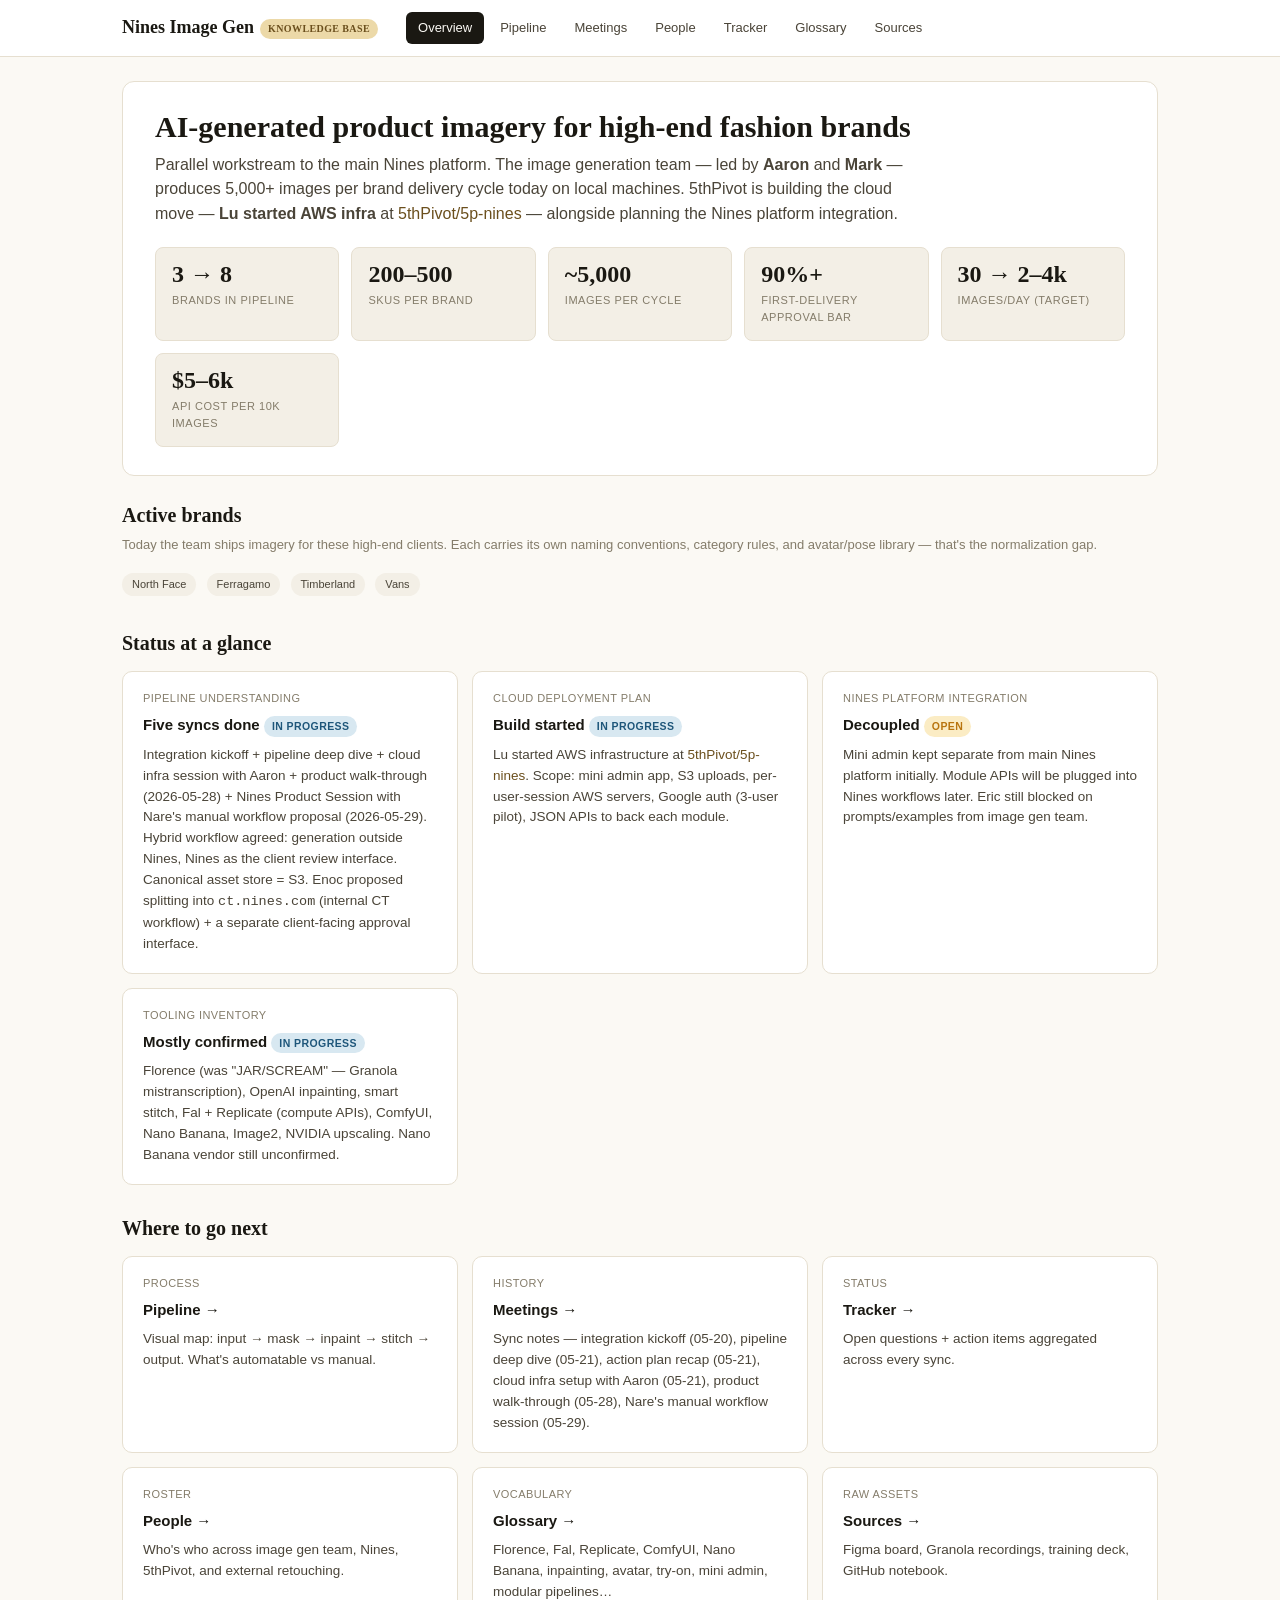
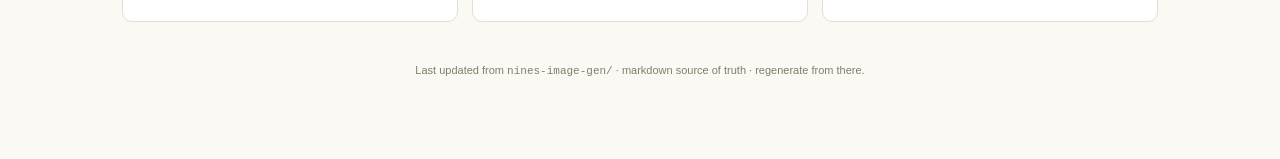
<file: docs/index.html>
<!doctype html>
<html lang="en">
<head>
<meta charset="utf-8">
<meta name="viewport" content="width=device-width,initial-scale=1">
<title>Nines Image Gen — Overview</title>
<link rel="stylesheet" href="assets/styles.css">
</head>
<body>

<header class="topbar"><div class="topbar-inner">
  <span class="brand">Nines Image Gen<span class="brand-tag">Knowledge base</span></span>
  <nav class="nav">
    <a href="index.html" class="active">Overview</a>
    <a href="pipeline.html">Pipeline</a>
    <a href="meetings.html">Meetings</a>
    <a href="people.html">People</a>
    <a href="tracker.html">Tracker</a>
    <a href="glossary.html">Glossary</a>
    <a href="sources.html">Sources</a>
  </nav>
</div></header>

<main class="page">

<div class="hero">
  <h1>AI-generated product imagery for high-end fashion brands</h1>
  <p class="lede">Parallel workstream to the main Nines platform. The image generation team — led by <strong>Aaron</strong> and <strong>Mark</strong> — produces 5,000+ images per brand delivery cycle today on local machines. 5thPivot is building the cloud move — <strong>Lu started AWS infra</strong> at <a href="https://github.com/5thPivot/5p-nines" target="_blank">5thPivot/5p-nines</a> — alongside planning the Nines platform integration.</p>

  <div class="stat-grid">
    <div class="stat"><div class="stat-num">3 → 8</div><div class="stat-label">brands in pipeline</div></div>
    <div class="stat"><div class="stat-num">200–500</div><div class="stat-label">SKUs per brand</div></div>
    <div class="stat"><div class="stat-num">~5,000</div><div class="stat-label">images per cycle</div></div>
    <div class="stat"><div class="stat-num">90%+</div><div class="stat-label">first-delivery approval bar</div></div>
    <div class="stat"><div class="stat-num">30 → 2–4k</div><div class="stat-label">images/day (target)</div></div>
    <div class="stat"><div class="stat-num">$5–6k</div><div class="stat-label">API cost per 10k images</div></div>
  </div>
</div>

<section>
  <h2>Active brands</h2>
  <p class="muted">Today the team ships imagery for these high-end clients. Each carries its own naming conventions, category rules, and avatar/pose library — that's the normalization gap.</p>
  <div>
    <span class="pill">North Face</span>
    <span class="pill">Ferragamo</span>
    <span class="pill">Timberland</span>
    <span class="pill">Vans</span>
  </div>
</section>

<section>
  <h2>Status at a glance</h2>
  <div class="card-grid">
    <div class="card">
      <div class="meta">Pipeline understanding</div>
      <h3>Five syncs done <span class="badge badge-progress">In progress</span></h3>
      <p>Integration kickoff + pipeline deep dive + cloud infra session with Aaron + product walk-through (2026-05-28) + Nines Product Session with Nare's manual workflow proposal (2026-05-29). Hybrid workflow agreed: generation outside Nines, Nines as the client review interface. Canonical asset store = S3. Enoc proposed splitting into <code>ct.nines.com</code> (internal CT workflow) + a separate client-facing approval interface.</p>
    </div>
    <div class="card">
      <div class="meta">Cloud deployment plan</div>
      <h3>Build started <span class="badge badge-progress">In progress</span></h3>
      <p>Lu started AWS infrastructure at <a href="https://github.com/5thPivot/5p-nines" target="_blank">5thPivot/5p-nines</a>. Scope: mini admin app, S3 uploads, per-user-session AWS servers, Google auth (3-user pilot), JSON APIs to back each module.</p>
    </div>
    <div class="card">
      <div class="meta">Nines platform integration</div>
      <h3>Decoupled <span class="badge badge-open">Open</span></h3>
      <p>Mini admin kept separate from main Nines platform initially. Module APIs will be plugged into Nines workflows later. Eric still blocked on prompts/examples from image gen team.</p>
    </div>
    <div class="card">
      <div class="meta">Tooling inventory</div>
      <h3>Mostly confirmed <span class="badge badge-progress">In progress</span></h3>
      <p>Florence (was "JAR/SCREAM" — Granola mistranscription), OpenAI inpainting, smart stitch, Fal + Replicate (compute APIs), ComfyUI, Nano Banana, Image2, NVIDIA upscaling. Nano Banana vendor still unconfirmed.</p>
    </div>
  </div>
</section>

<section>
  <h2>Where to go next</h2>
  <div class="card-grid">
    <a class="card" href="pipeline.html">
      <div class="meta">Process</div>
      <h3>Pipeline →</h3>
      <p>Visual map: input → mask → inpaint → stitch → output. What's automatable vs manual.</p>
    </a>
    <a class="card" href="meetings.html">
      <div class="meta">History</div>
      <h3>Meetings →</h3>
      <p>Sync notes — integration kickoff (05-20), pipeline deep dive (05-21), action plan recap (05-21), cloud infra setup with Aaron (05-21), product walk-through (05-28), Nare's manual workflow session (05-29).</p>
    </a>
    <a class="card" href="tracker.html">
      <div class="meta">Status</div>
      <h3>Tracker →</h3>
      <p>Open questions + action items aggregated across every sync.</p>
    </a>
    <a class="card" href="people.html">
      <div class="meta">Roster</div>
      <h3>People →</h3>
      <p>Who's who across image gen team, Nines, 5thPivot, and external retouching.</p>
    </a>
    <a class="card" href="glossary.html">
      <div class="meta">Vocabulary</div>
      <h3>Glossary →</h3>
      <p>Florence, Fal, Replicate, ComfyUI, Nano Banana, inpainting, avatar, try-on, mini admin, modular pipelines…</p>
    </a>
    <a class="card" href="sources.html">
      <div class="meta">Raw assets</div>
      <h3>Sources →</h3>
      <p>Figma board, Granola recordings, training deck, GitHub notebook.</p>
    </a>
  </div>
</section>

<div class="foot">Last updated from <code>nines-image-gen/</code> · markdown source of truth · regenerate from there.</div>
</main>
</body>
</html>
</file>
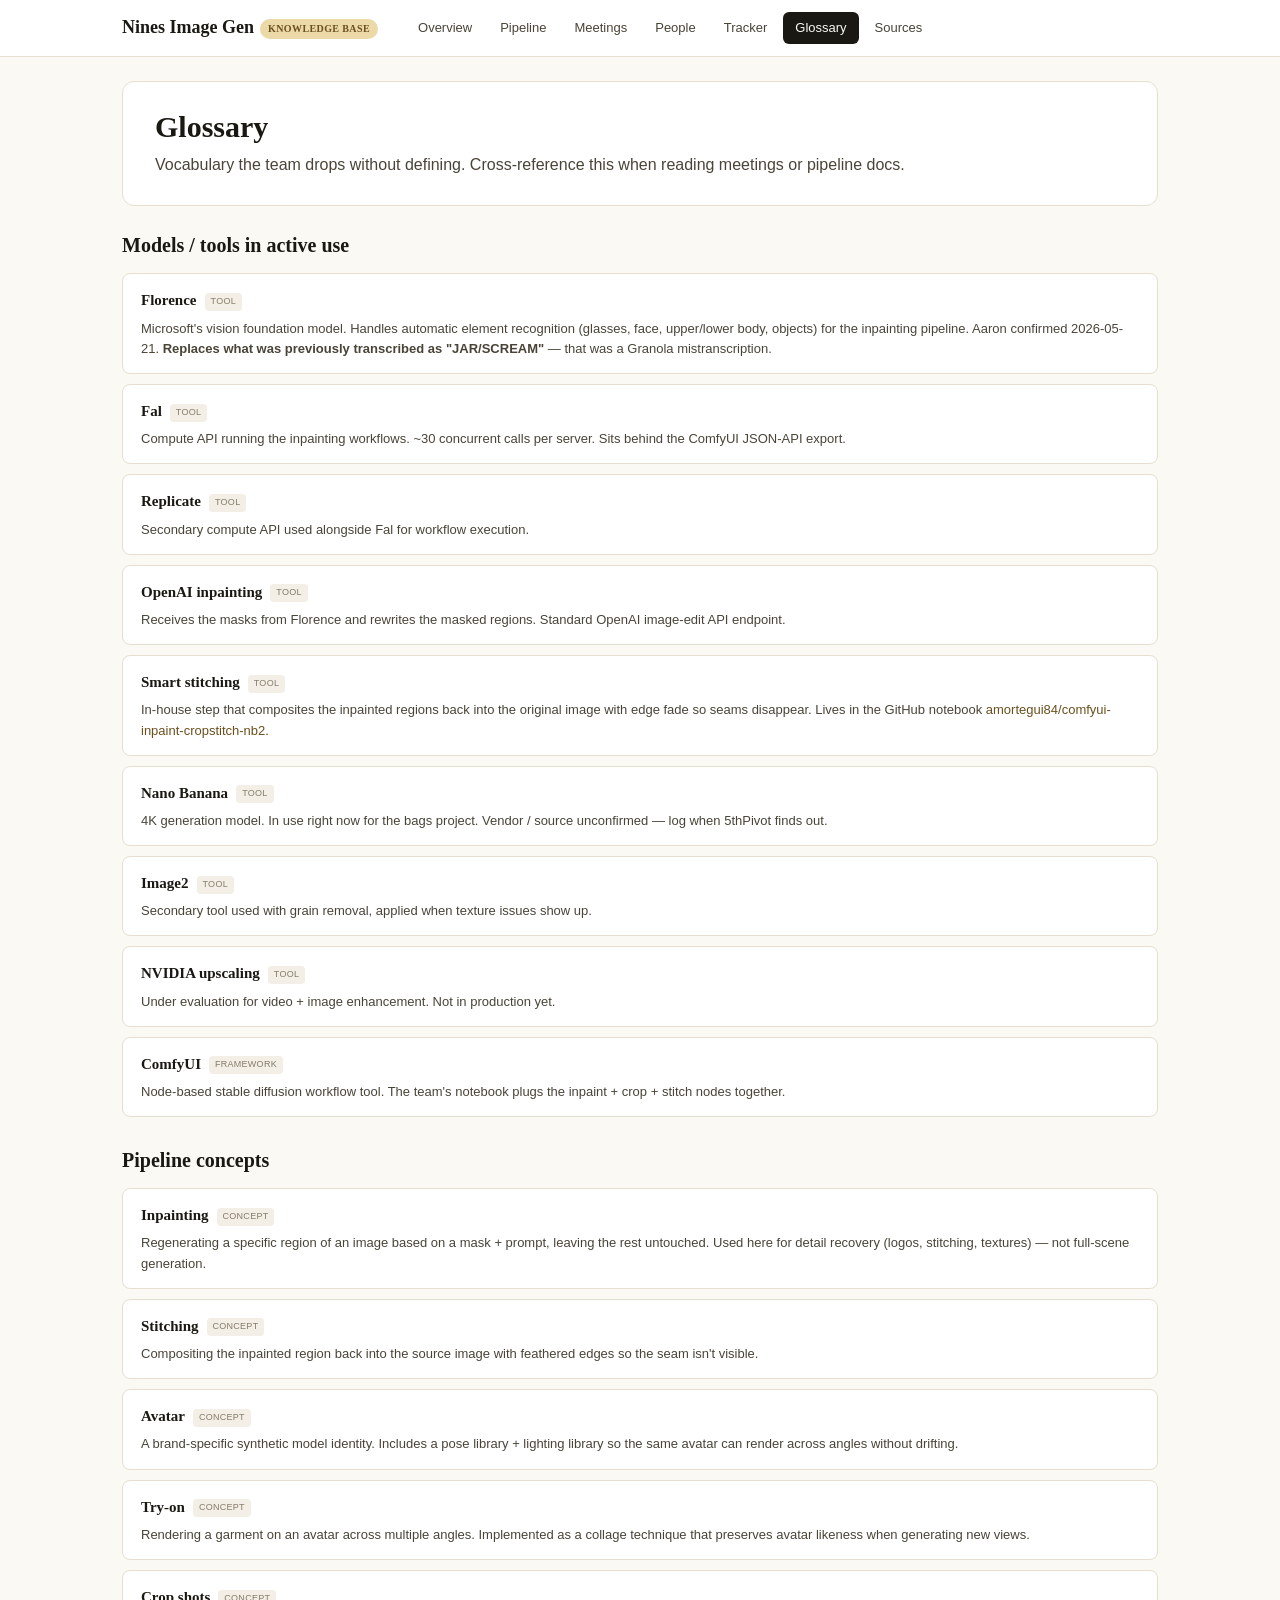
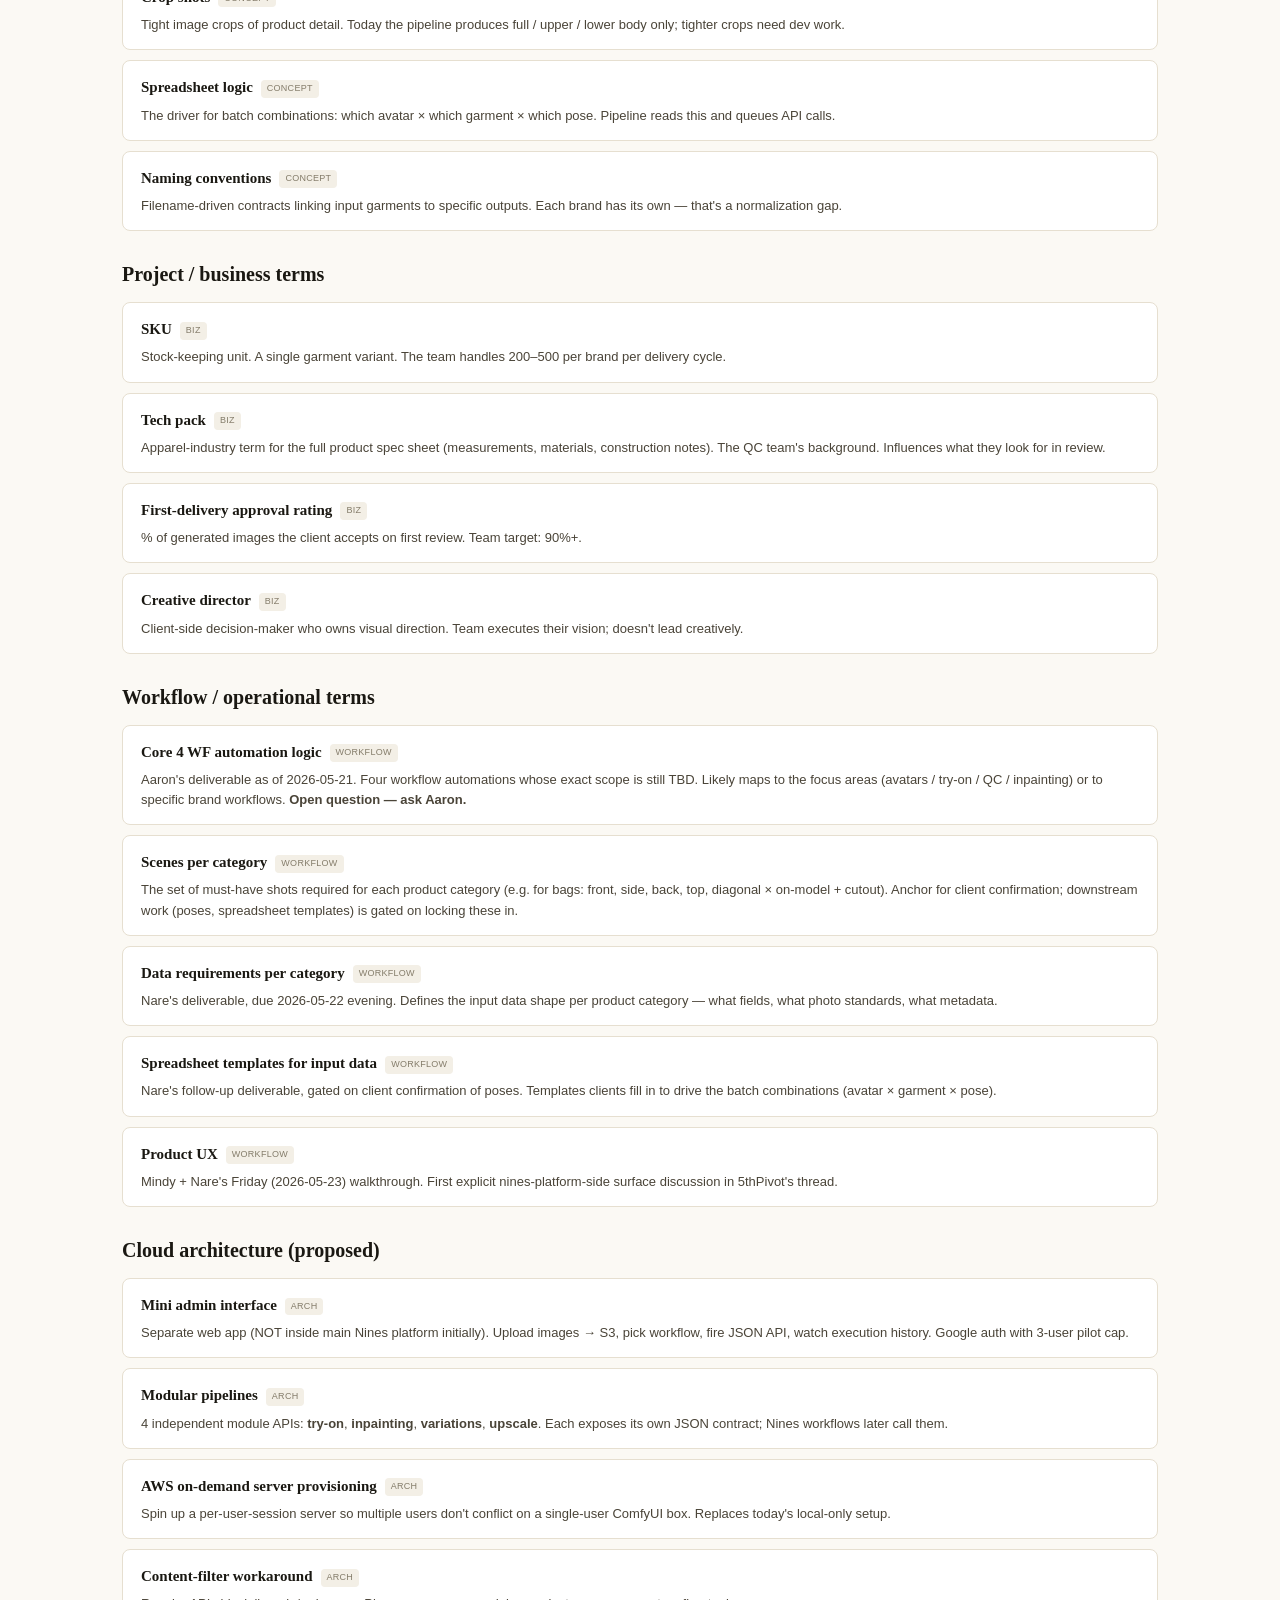
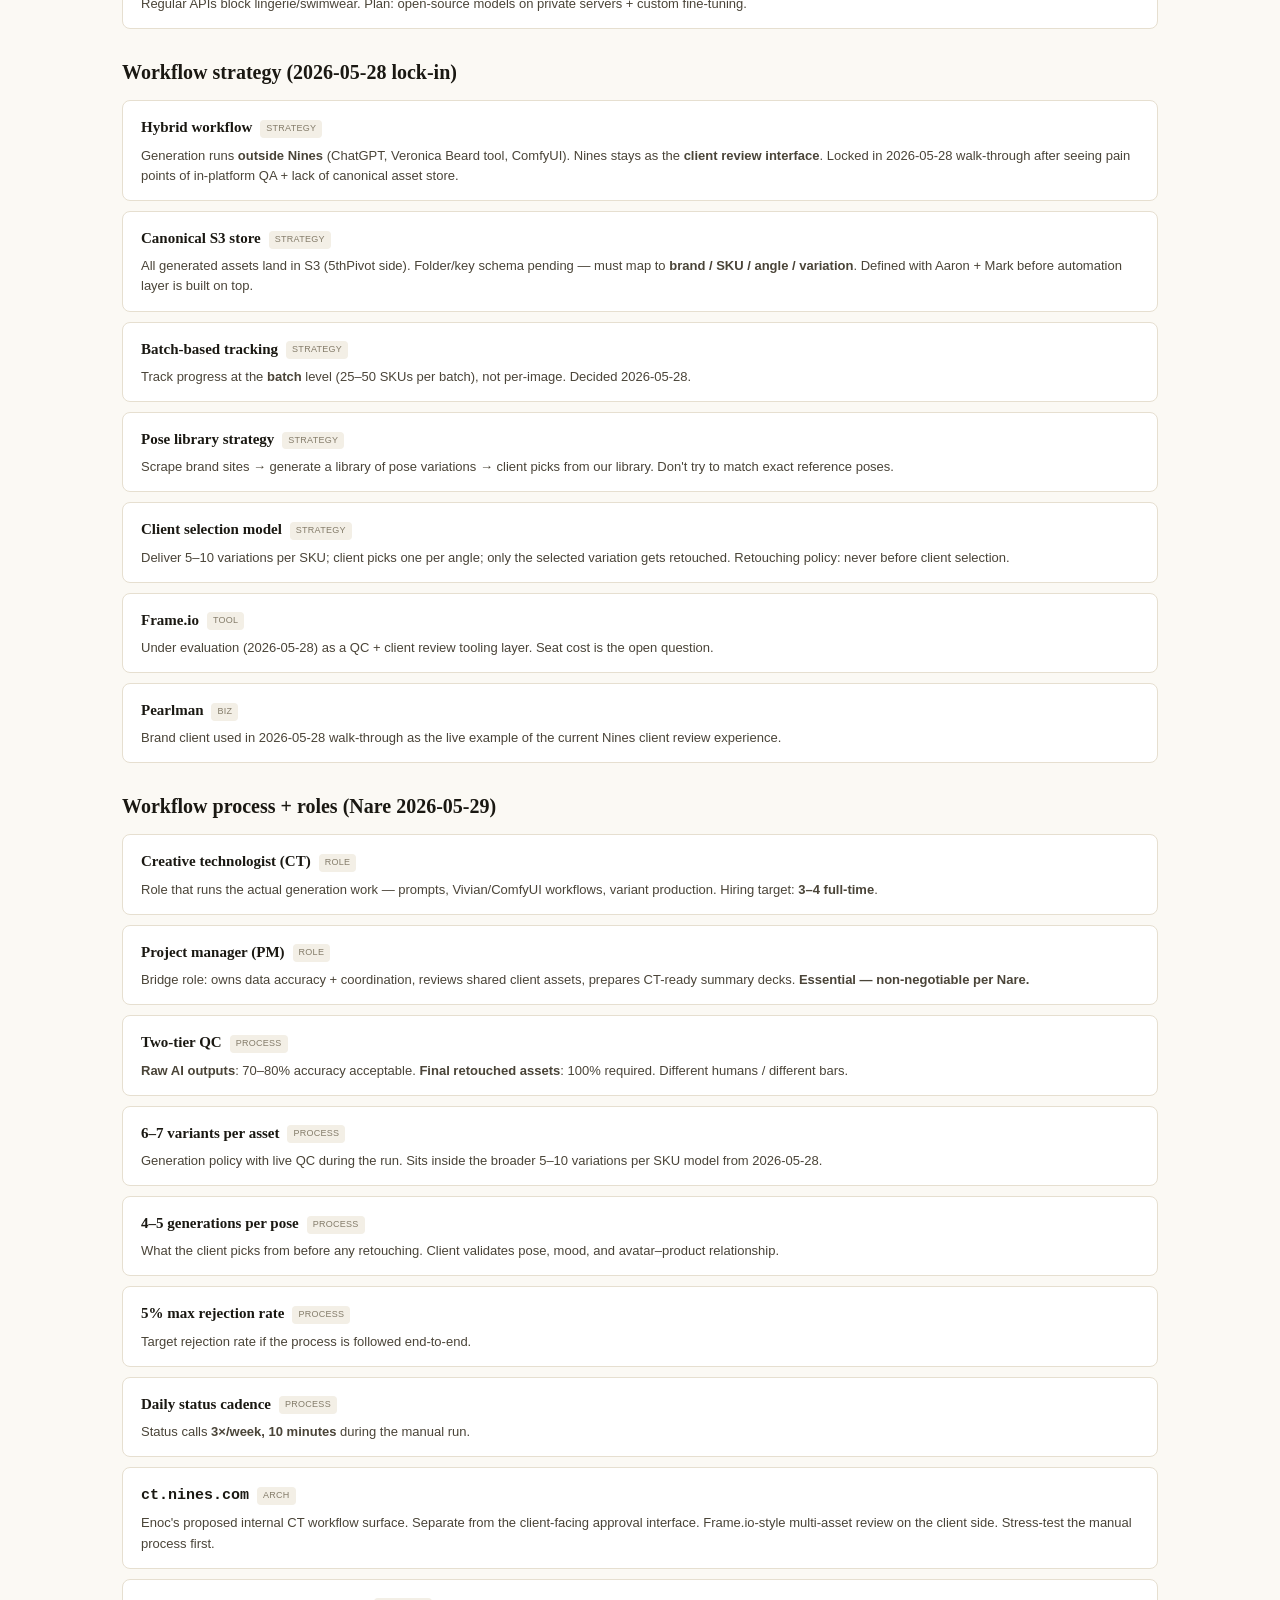
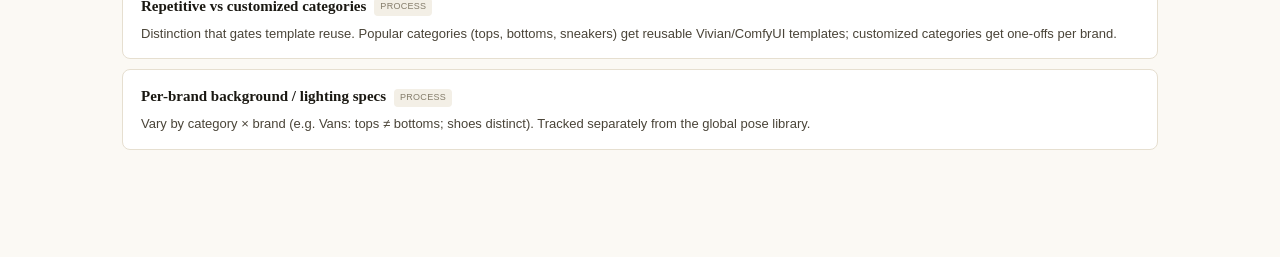
<file: docs/glossary.html>
<!doctype html>
<html lang="en">
<head>
<meta charset="utf-8">
<meta name="viewport" content="width=device-width,initial-scale=1">
<title>Nines Image Gen — Glossary</title>
<link rel="stylesheet" href="assets/styles.css">
</head>
<body>

<header class="topbar"><div class="topbar-inner">
  <span class="brand">Nines Image Gen<span class="brand-tag">Knowledge base</span></span>
  <nav class="nav">
    <a href="index.html">Overview</a>
    <a href="pipeline.html">Pipeline</a>
    <a href="meetings.html">Meetings</a>
    <a href="people.html">People</a>
    <a href="tracker.html">Tracker</a>
    <a href="glossary.html" class="active">Glossary</a>
    <a href="sources.html">Sources</a>
  </nav>
</div></header>

<main class="page">

<div class="hero">
  <h1>Glossary</h1>
  <p class="lede">Vocabulary the team drops without defining. Cross-reference this when reading meetings or pipeline docs.</p>
</div>

<section>
  <h2>Models / tools in active use</h2>

  <div class="term">
    <span class="name">Florence<span class="name-tag">tool</span></span>
    <p>Microsoft's vision foundation model. Handles automatic element recognition (glasses, face, upper/lower body, objects) for the inpainting pipeline. Aaron confirmed 2026-05-21. <strong>Replaces what was previously transcribed as "JAR/SCREAM"</strong> — that was a Granola mistranscription.</p>
  </div>

  <div class="term">
    <span class="name">Fal<span class="name-tag">tool</span></span>
    <p>Compute API running the inpainting workflows. ~30 concurrent calls per server. Sits behind the ComfyUI JSON-API export.</p>
  </div>

  <div class="term">
    <span class="name">Replicate<span class="name-tag">tool</span></span>
    <p>Secondary compute API used alongside Fal for workflow execution.</p>
  </div>

  <div class="term">
    <span class="name">OpenAI inpainting<span class="name-tag">tool</span></span>
    <p>Receives the masks from Florence and rewrites the masked regions. Standard OpenAI image-edit API endpoint.</p>
  </div>

  <div class="term">
    <span class="name">Smart stitching<span class="name-tag">tool</span></span>
    <p>In-house step that composites the inpainted regions back into the original image with edge fade so seams disappear. Lives in the GitHub notebook <a href="https://github.com/amortegui84/comfyui-inpaint-cropstitch-nb2" target="_blank">amortegui84/comfyui-inpaint-cropstitch-nb2</a>.</p>
  </div>

  <div class="term">
    <span class="name">Nano Banana<span class="name-tag">tool</span></span>
    <p>4K generation model. In use right now for the bags project. Vendor / source unconfirmed — log when 5thPivot finds out.</p>
  </div>

  <div class="term">
    <span class="name">Image2<span class="name-tag">tool</span></span>
    <p>Secondary tool used with grain removal, applied when texture issues show up.</p>
  </div>

  <div class="term">
    <span class="name">NVIDIA upscaling<span class="name-tag">tool</span></span>
    <p>Under evaluation for video + image enhancement. Not in production yet.</p>
  </div>

  <div class="term">
    <span class="name">ComfyUI<span class="name-tag">framework</span></span>
    <p>Node-based stable diffusion workflow tool. The team's notebook plugs the inpaint + crop + stitch nodes together.</p>
  </div>
</section>

<section>
  <h2>Pipeline concepts</h2>

  <div class="term">
    <span class="name">Inpainting<span class="name-tag">concept</span></span>
    <p>Regenerating a specific region of an image based on a mask + prompt, leaving the rest untouched. Used here for detail recovery (logos, stitching, textures) — not full-scene generation.</p>
  </div>

  <div class="term">
    <span class="name">Stitching<span class="name-tag">concept</span></span>
    <p>Compositing the inpainted region back into the source image with feathered edges so the seam isn't visible.</p>
  </div>

  <div class="term">
    <span class="name">Avatar<span class="name-tag">concept</span></span>
    <p>A brand-specific synthetic model identity. Includes a pose library + lighting library so the same avatar can render across angles without drifting.</p>
  </div>

  <div class="term">
    <span class="name">Try-on<span class="name-tag">concept</span></span>
    <p>Rendering a garment on an avatar across multiple angles. Implemented as a collage technique that preserves avatar likeness when generating new views.</p>
  </div>

  <div class="term">
    <span class="name">Crop shots<span class="name-tag">concept</span></span>
    <p>Tight image crops of product detail. Today the pipeline produces full / upper / lower body only; tighter crops need dev work.</p>
  </div>

  <div class="term">
    <span class="name">Spreadsheet logic<span class="name-tag">concept</span></span>
    <p>The driver for batch combinations: which avatar × which garment × which pose. Pipeline reads this and queues API calls.</p>
  </div>

  <div class="term">
    <span class="name">Naming conventions<span class="name-tag">concept</span></span>
    <p>Filename-driven contracts linking input garments to specific outputs. Each brand has its own — that's a normalization gap.</p>
  </div>
</section>

<section>
  <h2>Project / business terms</h2>

  <div class="term">
    <span class="name">SKU<span class="name-tag">biz</span></span>
    <p>Stock-keeping unit. A single garment variant. The team handles 200–500 per brand per delivery cycle.</p>
  </div>

  <div class="term">
    <span class="name">Tech pack<span class="name-tag">biz</span></span>
    <p>Apparel-industry term for the full product spec sheet (measurements, materials, construction notes). The QC team's background. Influences what they look for in review.</p>
  </div>

  <div class="term">
    <span class="name">First-delivery approval rating<span class="name-tag">biz</span></span>
    <p>% of generated images the client accepts on first review. Team target: 90%+.</p>
  </div>

  <div class="term">
    <span class="name">Creative director<span class="name-tag">biz</span></span>
    <p>Client-side decision-maker who owns visual direction. Team executes their vision; doesn't lead creatively.</p>
  </div>
</section>

<section>
  <h2>Workflow / operational terms</h2>

  <div class="term">
    <span class="name">Core 4 WF automation logic<span class="name-tag">workflow</span></span>
    <p>Aaron's deliverable as of 2026-05-21. Four workflow automations whose exact scope is still TBD. Likely maps to the focus areas (avatars / try-on / QC / inpainting) or to specific brand workflows. <strong>Open question — ask Aaron.</strong></p>
  </div>

  <div class="term">
    <span class="name">Scenes per category<span class="name-tag">workflow</span></span>
    <p>The set of must-have shots required for each product category (e.g. for bags: front, side, back, top, diagonal × on-model + cutout). Anchor for client confirmation; downstream work (poses, spreadsheet templates) is gated on locking these in.</p>
  </div>

  <div class="term">
    <span class="name">Data requirements per category<span class="name-tag">workflow</span></span>
    <p>Nare's deliverable, due 2026-05-22 evening. Defines the input data shape per product category — what fields, what photo standards, what metadata.</p>
  </div>

  <div class="term">
    <span class="name">Spreadsheet templates for input data<span class="name-tag">workflow</span></span>
    <p>Nare's follow-up deliverable, gated on client confirmation of poses. Templates clients fill in to drive the batch combinations (avatar × garment × pose).</p>
  </div>

  <div class="term">
    <span class="name">Product UX<span class="name-tag">workflow</span></span>
    <p>Mindy + Nare's Friday (2026-05-23) walkthrough. First explicit nines-platform-side surface discussion in 5thPivot's thread.</p>
  </div>
</section>

<section>
  <h2>Cloud architecture (proposed)</h2>

  <div class="term">
    <span class="name">Mini admin interface<span class="name-tag">arch</span></span>
    <p>Separate web app (NOT inside main Nines platform initially). Upload images → S3, pick workflow, fire JSON API, watch execution history. Google auth with 3-user pilot cap.</p>
  </div>

  <div class="term">
    <span class="name">Modular pipelines<span class="name-tag">arch</span></span>
    <p>4 independent module APIs: <strong>try-on</strong>, <strong>inpainting</strong>, <strong>variations</strong>, <strong>upscale</strong>. Each exposes its own JSON contract; Nines workflows later call them.</p>
  </div>

  <div class="term">
    <span class="name">AWS on-demand server provisioning<span class="name-tag">arch</span></span>
    <p>Spin up a per-user-session server so multiple users don't conflict on a single-user ComfyUI box. Replaces today's local-only setup.</p>
  </div>

  <div class="term">
    <span class="name">Content-filter workaround<span class="name-tag">arch</span></span>
    <p>Regular APIs block lingerie/swimwear. Plan: open-source models on private servers + custom fine-tuning.</p>
  </div>
</section>

<section>
  <h2>Workflow strategy (2026-05-28 lock-in)</h2>

  <div class="term">
    <span class="name">Hybrid workflow<span class="name-tag">strategy</span></span>
    <p>Generation runs <strong>outside Nines</strong> (ChatGPT, Veronica Beard tool, ComfyUI). Nines stays as the <strong>client review interface</strong>. Locked in 2026-05-28 walk-through after seeing pain points of in-platform QA + lack of canonical asset store.</p>
  </div>

  <div class="term">
    <span class="name">Canonical S3 store<span class="name-tag">strategy</span></span>
    <p>All generated assets land in S3 (5thPivot side). Folder/key schema pending — must map to <strong>brand / SKU / angle / variation</strong>. Defined with Aaron + Mark before automation layer is built on top.</p>
  </div>

  <div class="term">
    <span class="name">Batch-based tracking<span class="name-tag">strategy</span></span>
    <p>Track progress at the <strong>batch</strong> level (25–50 SKUs per batch), not per-image. Decided 2026-05-28.</p>
  </div>

  <div class="term">
    <span class="name">Pose library strategy<span class="name-tag">strategy</span></span>
    <p>Scrape brand sites → generate a library of pose variations → client picks from our library. Don't try to match exact reference poses.</p>
  </div>

  <div class="term">
    <span class="name">Client selection model<span class="name-tag">strategy</span></span>
    <p>Deliver 5–10 variations per SKU; client picks one per angle; only the selected variation gets retouched. Retouching policy: never before client selection.</p>
  </div>

  <div class="term">
    <span class="name">Frame.io<span class="name-tag">tool</span></span>
    <p>Under evaluation (2026-05-28) as a QC + client review tooling layer. Seat cost is the open question.</p>
  </div>

  <div class="term">
    <span class="name">Pearlman<span class="name-tag">biz</span></span>
    <p>Brand client used in 2026-05-28 walk-through as the live example of the current Nines client review experience.</p>
  </div>
</section>

<section>
  <h2>Workflow process + roles (Nare 2026-05-29)</h2>

  <div class="term">
    <span class="name">Creative technologist (CT)<span class="name-tag">role</span></span>
    <p>Role that runs the actual generation work — prompts, Vivian/ComfyUI workflows, variant production. Hiring target: <strong>3–4 full-time</strong>.</p>
  </div>

  <div class="term">
    <span class="name">Project manager (PM)<span class="name-tag">role</span></span>
    <p>Bridge role: owns data accuracy + coordination, reviews shared client assets, prepares CT-ready summary decks. <strong>Essential — non-negotiable per Nare.</strong></p>
  </div>

  <div class="term">
    <span class="name">Two-tier QC<span class="name-tag">process</span></span>
    <p><strong>Raw AI outputs</strong>: 70–80% accuracy acceptable. <strong>Final retouched assets</strong>: 100% required. Different humans / different bars.</p>
  </div>

  <div class="term">
    <span class="name">6–7 variants per asset<span class="name-tag">process</span></span>
    <p>Generation policy with live QC during the run. Sits inside the broader 5–10 variations per SKU model from 2026-05-28.</p>
  </div>

  <div class="term">
    <span class="name">4–5 generations per pose<span class="name-tag">process</span></span>
    <p>What the client picks from before any retouching. Client validates pose, mood, and avatar–product relationship.</p>
  </div>

  <div class="term">
    <span class="name">5% max rejection rate<span class="name-tag">process</span></span>
    <p>Target rejection rate if the process is followed end-to-end.</p>
  </div>

  <div class="term">
    <span class="name">Daily status cadence<span class="name-tag">process</span></span>
    <p>Status calls <strong>3×/week, 10 minutes</strong> during the manual run.</p>
  </div>

  <div class="term">
    <span class="name"><code>ct.nines.com</code><span class="name-tag">arch</span></span>
    <p>Enoc's proposed internal CT workflow surface. Separate from the client-facing approval interface. Frame.io-style multi-asset review on the client side. Stress-test the manual process first.</p>
  </div>

  <div class="term">
    <span class="name">Repetitive vs customized categories<span class="name-tag">process</span></span>
    <p>Distinction that gates template reuse. Popular categories (tops, bottoms, sneakers) get reusable Vivian/ComfyUI templates; customized categories get one-offs per brand.</p>
  </div>

  <div class="term">
    <span class="name">Per-brand background / lighting specs<span class="name-tag">process</span></span>
    <p>Vary by category × brand (e.g. Vans: tops ≠ bottoms; shoes distinct). Tracked separately from the global pose library.</p>
  </div>
</section>

</main>
</body>
</html>
</file>
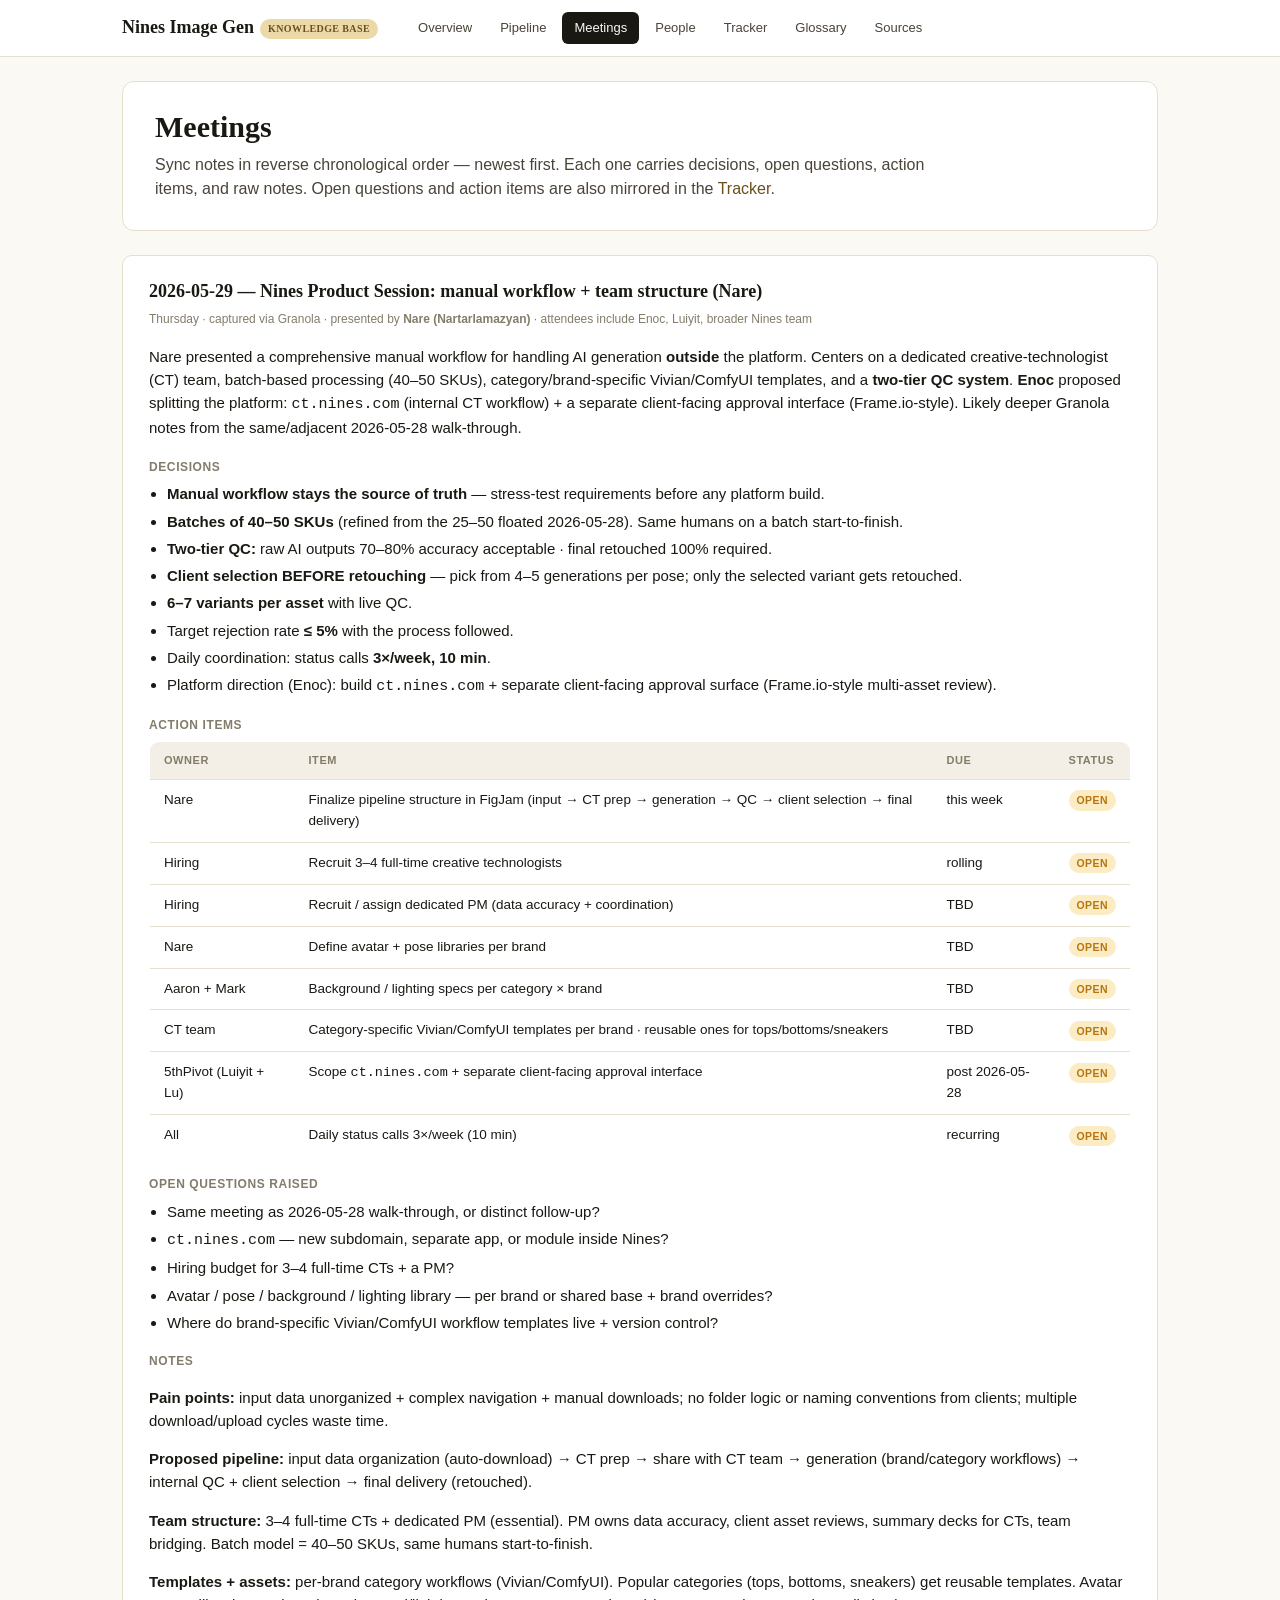
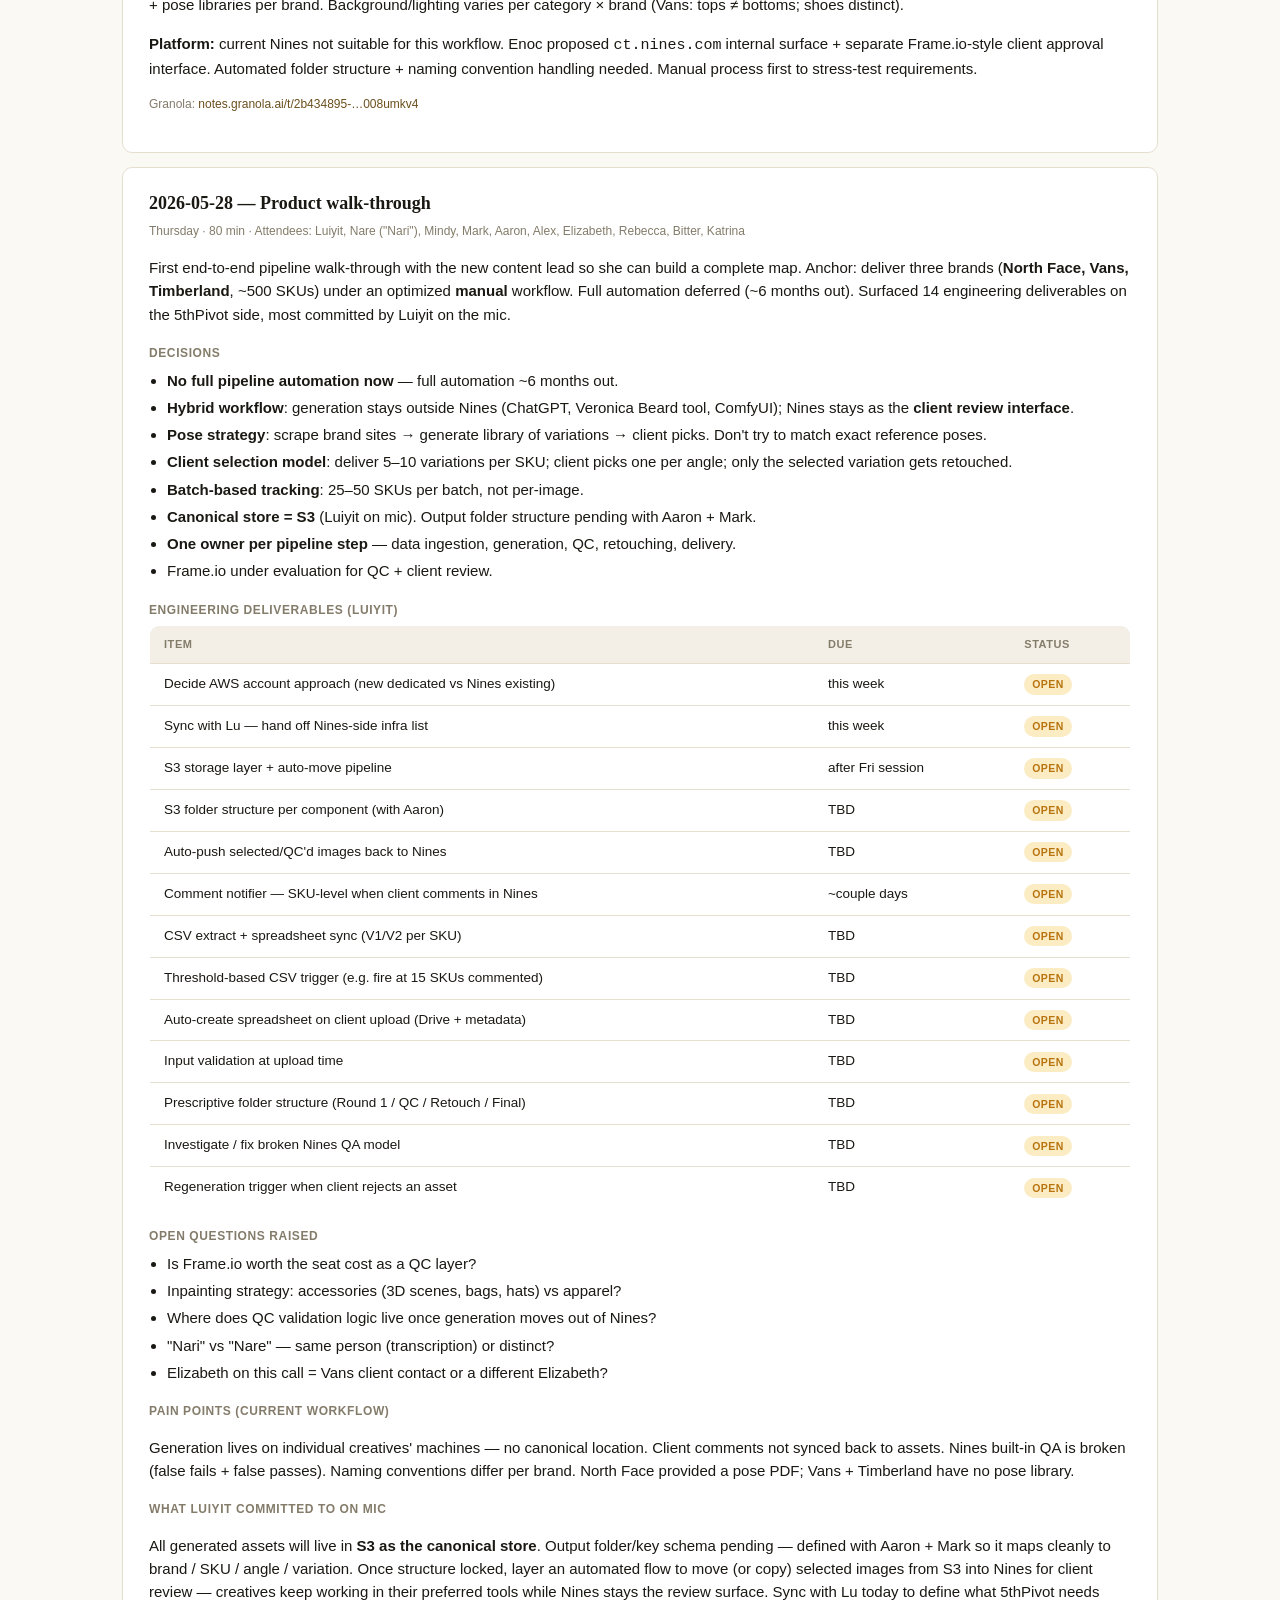
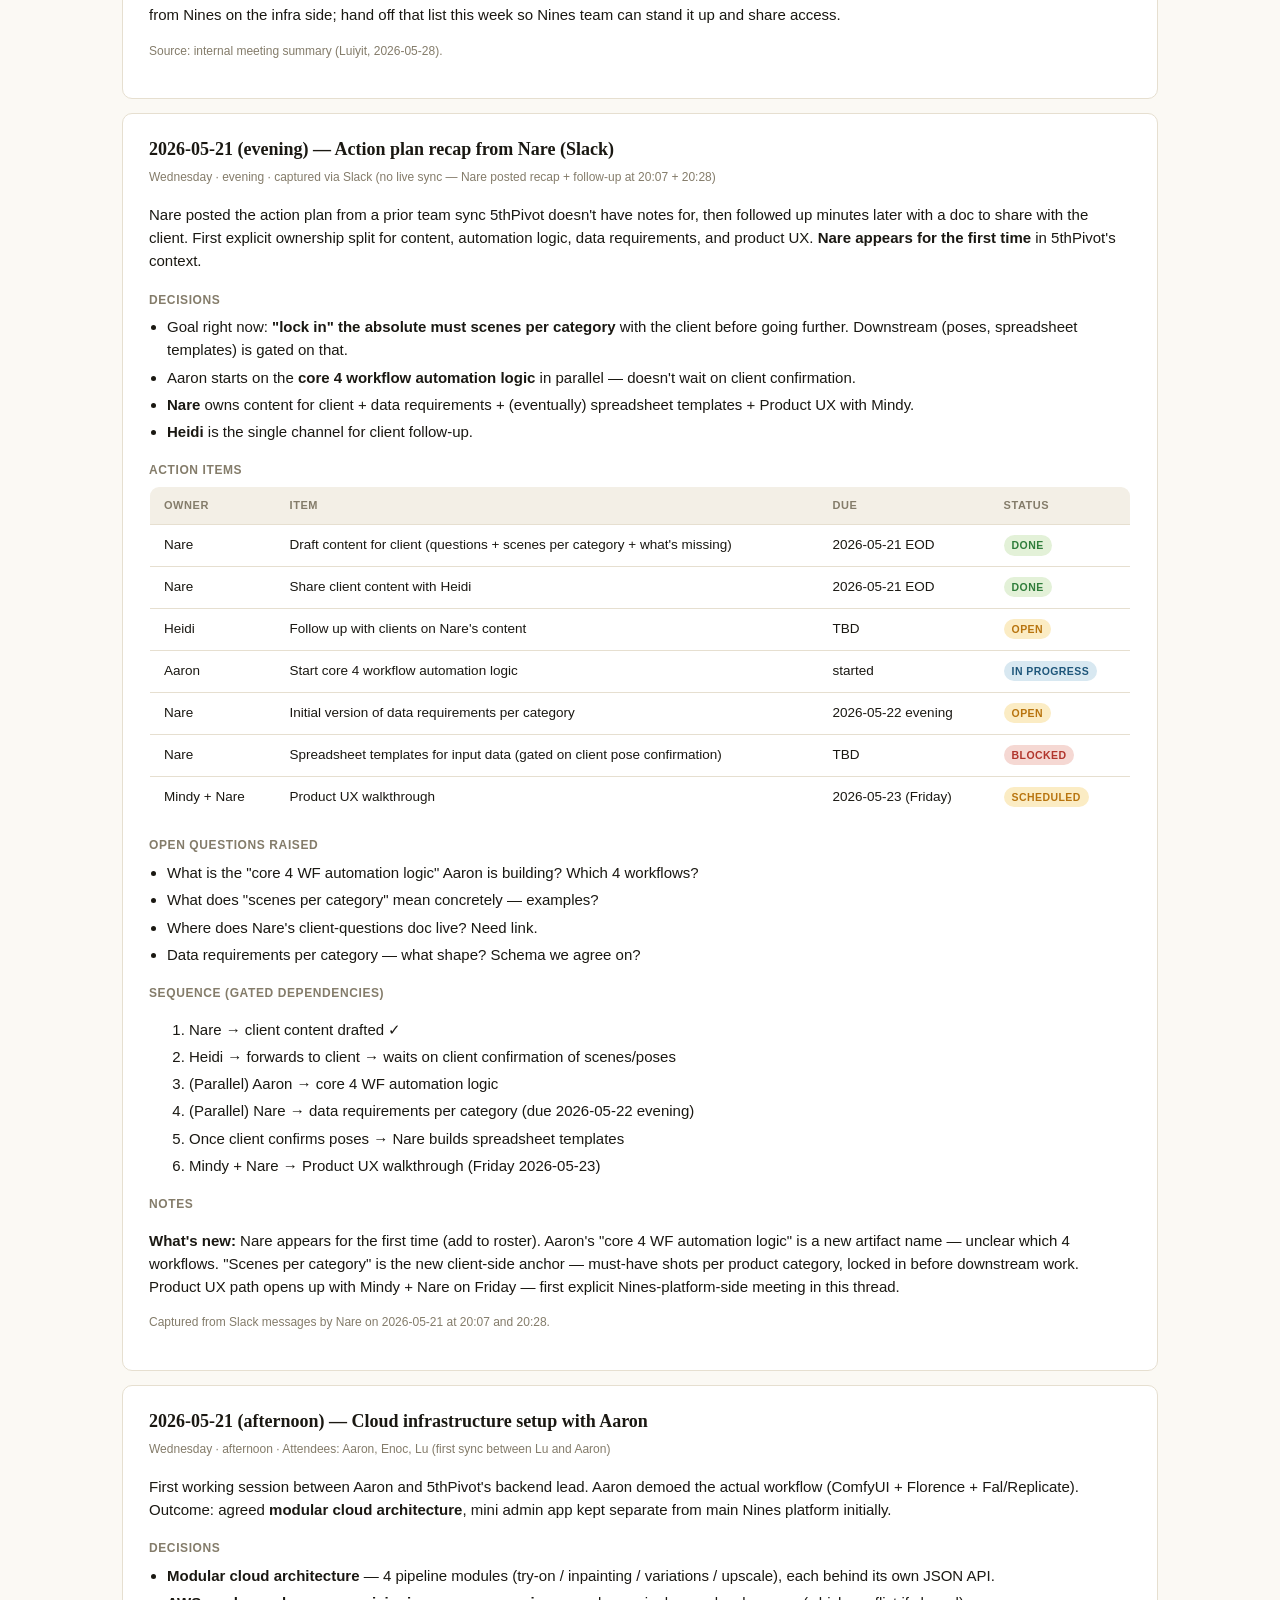
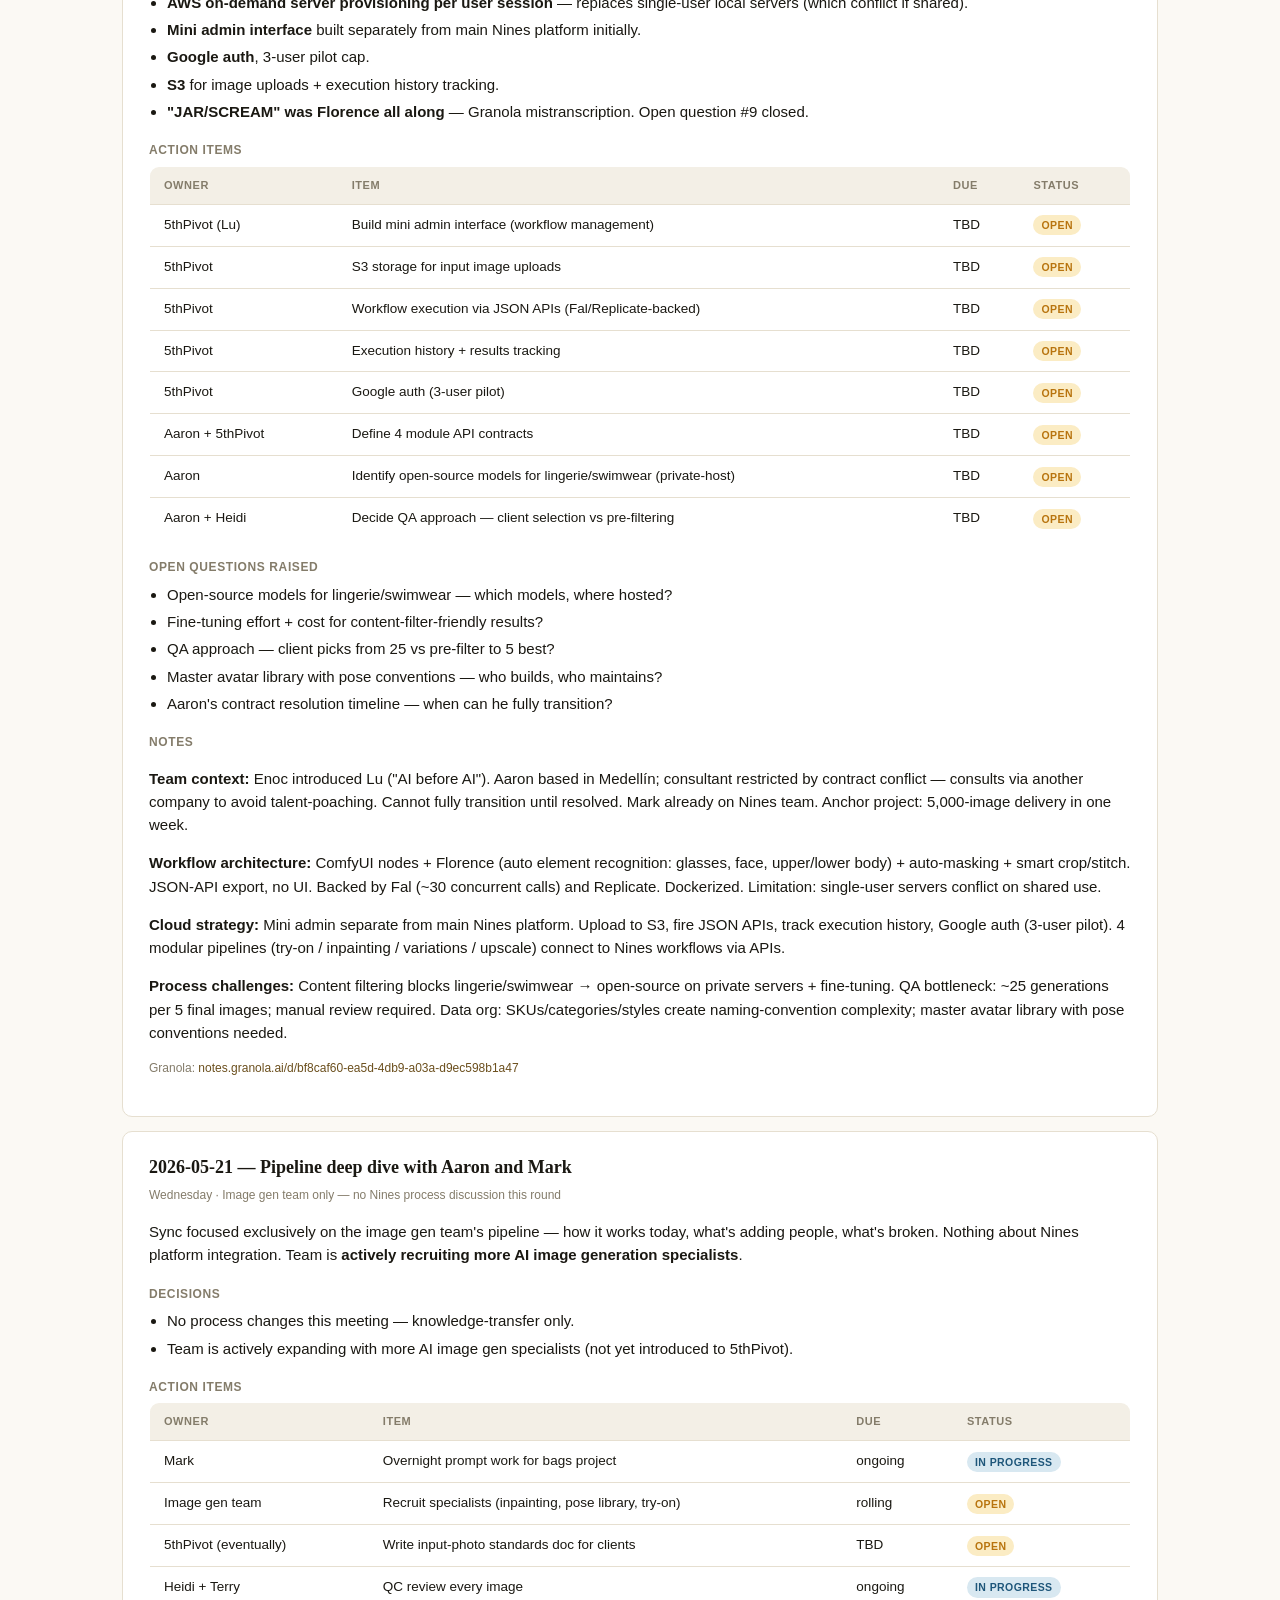
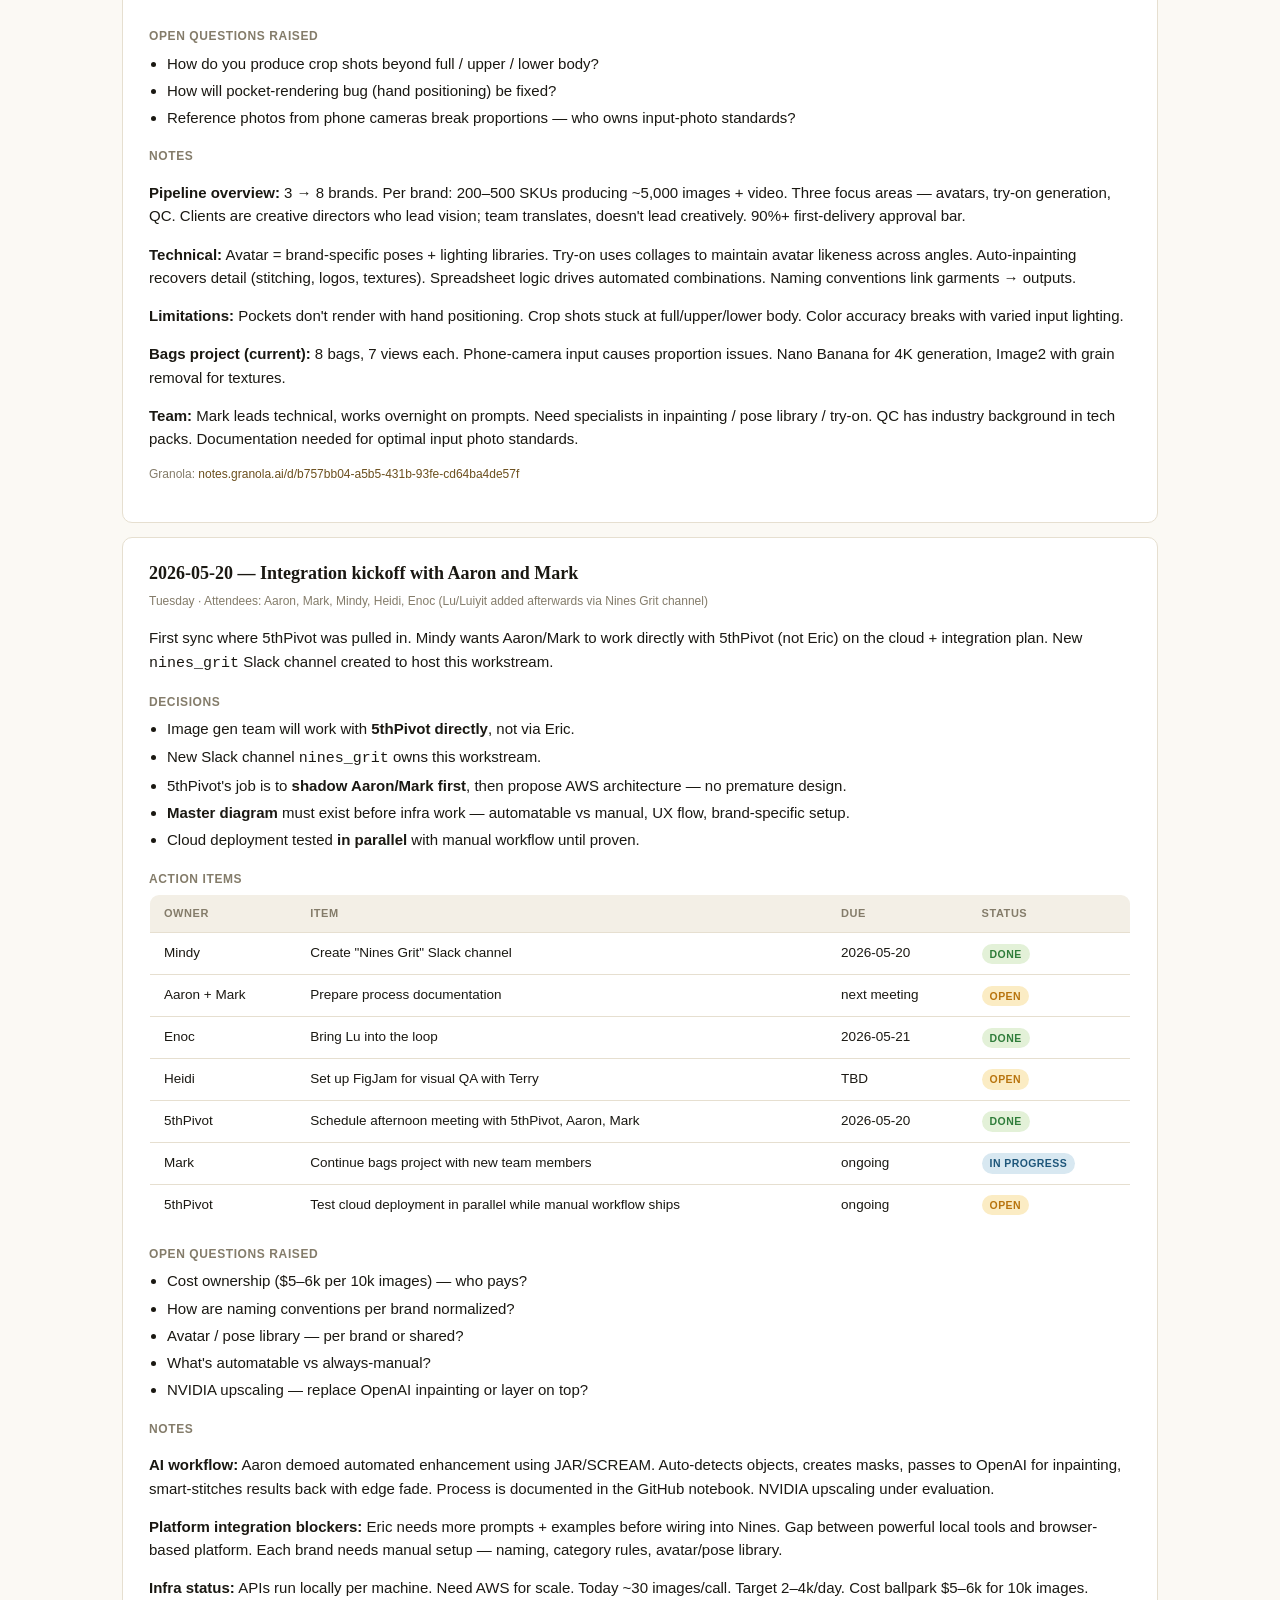
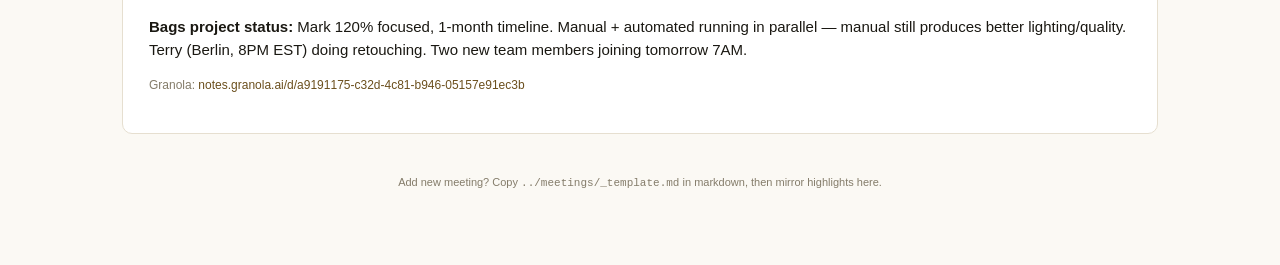
<file: docs/meetings.html>
<!doctype html>
<html lang="en">
<head>
<meta charset="utf-8">
<meta name="viewport" content="width=device-width,initial-scale=1">
<title>Nines Image Gen — Meetings</title>
<link rel="stylesheet" href="assets/styles.css">
</head>
<body>

<header class="topbar"><div class="topbar-inner">
  <span class="brand">Nines Image Gen<span class="brand-tag">Knowledge base</span></span>
  <nav class="nav">
    <a href="index.html">Overview</a>
    <a href="pipeline.html">Pipeline</a>
    <a href="meetings.html" class="active">Meetings</a>
    <a href="people.html">People</a>
    <a href="tracker.html">Tracker</a>
    <a href="glossary.html">Glossary</a>
    <a href="sources.html">Sources</a>
  </nav>
</div></header>

<main class="page">

<div class="hero">
  <h1>Meetings</h1>
  <p class="lede">Sync notes in reverse chronological order — newest first. Each one carries decisions, open questions, action items, and raw notes. Open questions and action items are also mirrored in the <a href="tracker.html">Tracker</a>.</p>
</div>

<div class="card-large" id="2026-05-29">
  <h3>2026-05-29 — Nines Product Session: manual workflow + team structure (Nare)</h3>
  <div class="meta">Thursday · captured via Granola · presented by <strong>Nare (Nartarlamazyan)</strong> · attendees include Enoc, Luiyit, broader Nines team</div>

  <p>Nare presented a comprehensive manual workflow for handling AI generation <strong>outside</strong> the platform. Centers on a dedicated creative-technologist (CT) team, batch-based processing (40–50 SKUs), category/brand-specific Vivian/ComfyUI templates, and a <strong>two-tier QC system</strong>. <strong>Enoc</strong> proposed splitting the platform: <code>ct.nines.com</code> (internal CT workflow) + a separate client-facing approval interface (Frame.io-style). Likely deeper Granola notes from the same/adjacent 2026-05-28 walk-through.</p>

  <h4>Decisions</h4>
  <ul>
    <li><strong>Manual workflow stays the source of truth</strong> — stress-test requirements before any platform build.</li>
    <li><strong>Batches of 40–50 SKUs</strong> (refined from the 25–50 floated 2026-05-28). Same humans on a batch start-to-finish.</li>
    <li><strong>Two-tier QC:</strong> raw AI outputs 70–80% accuracy acceptable · final retouched 100% required.</li>
    <li><strong>Client selection BEFORE retouching</strong> — pick from 4–5 generations per pose; only the selected variant gets retouched.</li>
    <li><strong>6–7 variants per asset</strong> with live QC.</li>
    <li>Target rejection rate <strong>≤ 5%</strong> with the process followed.</li>
    <li>Daily coordination: status calls <strong>3×/week, 10 min</strong>.</li>
    <li>Platform direction (Enoc): build <code>ct.nines.com</code> + separate client-facing approval surface (Frame.io-style multi-asset review).</li>
  </ul>

  <h4>Action items</h4>
  <table>
    <thead><tr><th>Owner</th><th>Item</th><th>Due</th><th>Status</th></tr></thead>
    <tbody>
      <tr><td>Nare</td><td>Finalize pipeline structure in FigJam (input → CT prep → generation → QC → client selection → final delivery)</td><td>this week</td><td><span class="badge badge-open">Open</span></td></tr>
      <tr><td>Hiring</td><td>Recruit 3–4 full-time creative technologists</td><td>rolling</td><td><span class="badge badge-open">Open</span></td></tr>
      <tr><td>Hiring</td><td>Recruit / assign dedicated PM (data accuracy + coordination)</td><td>TBD</td><td><span class="badge badge-open">Open</span></td></tr>
      <tr><td>Nare</td><td>Define avatar + pose libraries per brand</td><td>TBD</td><td><span class="badge badge-open">Open</span></td></tr>
      <tr><td>Aaron + Mark</td><td>Background / lighting specs per category × brand</td><td>TBD</td><td><span class="badge badge-open">Open</span></td></tr>
      <tr><td>CT team</td><td>Category-specific Vivian/ComfyUI templates per brand · reusable ones for tops/bottoms/sneakers</td><td>TBD</td><td><span class="badge badge-open">Open</span></td></tr>
      <tr><td>5thPivot (Luiyit + Lu)</td><td>Scope <code>ct.nines.com</code> + separate client-facing approval interface</td><td>post 2026-05-28</td><td><span class="badge badge-open">Open</span></td></tr>
      <tr><td>All</td><td>Daily status calls 3×/week (10 min)</td><td>recurring</td><td><span class="badge badge-open">Open</span></td></tr>
    </tbody>
  </table>

  <h4>Open questions raised</h4>
  <ul>
    <li>Same meeting as 2026-05-28 walk-through, or distinct follow-up?</li>
    <li><code>ct.nines.com</code> — new subdomain, separate app, or module inside Nines?</li>
    <li>Hiring budget for 3–4 full-time CTs + a PM?</li>
    <li>Avatar / pose / background / lighting library — per brand or shared base + brand overrides?</li>
    <li>Where do brand-specific Vivian/ComfyUI workflow templates live + version control?</li>
  </ul>

  <h4>Notes</h4>
  <p><strong>Pain points:</strong> input data unorganized + complex navigation + manual downloads; no folder logic or naming conventions from clients; multiple download/upload cycles waste time.</p>
  <p><strong>Proposed pipeline:</strong> input data organization (auto-download) → CT prep → share with CT team → generation (brand/category workflows) → internal QC + client selection → final delivery (retouched).</p>
  <p><strong>Team structure:</strong> 3–4 full-time CTs + dedicated PM (essential). PM owns data accuracy, client asset reviews, summary decks for CTs, team bridging. Batch model = 40–50 SKUs, same humans start-to-finish.</p>
  <p><strong>Templates + assets:</strong> per-brand category workflows (Vivian/ComfyUI). Popular categories (tops, bottoms, sneakers) get reusable templates. Avatar + pose libraries per brand. Background/lighting varies per category × brand (Vans: tops ≠ bottoms; shoes distinct).</p>
  <p><strong>Platform:</strong> current Nines not suitable for this workflow. Enoc proposed <code>ct.nines.com</code> internal surface + separate Frame.io-style client approval interface. Automated folder structure + naming convention handling needed. Manual process first to stress-test requirements.</p>

  <p class="meta">Granola: <a href="https://notes.granola.ai/t/2b434895-0005-4e28-824d-6528e3a7f2b7-008umkv4" target="_blank">notes.granola.ai/t/2b434895-…008umkv4</a></p>
</div>

<div class="card-large">
  <h3>2026-05-28 — Product walk-through</h3>
  <div class="meta">Thursday · 80 min · Attendees: Luiyit, Nare ("Nari"), Mindy, Mark, Aaron, Alex, Elizabeth, Rebecca, Bitter, Katrina</div>

  <p>First end-to-end pipeline walk-through with the new content lead so she can build a complete map. Anchor: deliver three brands (<strong>North Face, Vans, Timberland</strong>, ~500 SKUs) under an optimized <strong>manual</strong> workflow. Full automation deferred (~6 months out). Surfaced 14 engineering deliverables on the 5thPivot side, most committed by Luiyit on the mic.</p>

  <h4>Decisions</h4>
  <ul>
    <li><strong>No full pipeline automation now</strong> — full automation ~6 months out.</li>
    <li><strong>Hybrid workflow</strong>: generation stays outside Nines (ChatGPT, Veronica Beard tool, ComfyUI); Nines stays as the <strong>client review interface</strong>.</li>
    <li><strong>Pose strategy</strong>: scrape brand sites → generate library of variations → client picks. Don't try to match exact reference poses.</li>
    <li><strong>Client selection model</strong>: deliver 5–10 variations per SKU; client picks one per angle; only the selected variation gets retouched.</li>
    <li><strong>Batch-based tracking</strong>: 25–50 SKUs per batch, not per-image.</li>
    <li><strong>Canonical store = S3</strong> (Luiyit on mic). Output folder structure pending with Aaron + Mark.</li>
    <li><strong>One owner per pipeline step</strong> — data ingestion, generation, QC, retouching, delivery.</li>
    <li>Frame.io under evaluation for QC + client review.</li>
  </ul>

  <h4>Engineering deliverables (Luiyit)</h4>
  <table>
    <thead><tr><th>Item</th><th>Due</th><th>Status</th></tr></thead>
    <tbody>
      <tr><td>Decide AWS account approach (new dedicated vs Nines existing)</td><td>this week</td><td><span class="badge badge-open">Open</span></td></tr>
      <tr><td>Sync with Lu — hand off Nines-side infra list</td><td>this week</td><td><span class="badge badge-open">Open</span></td></tr>
      <tr><td>S3 storage layer + auto-move pipeline</td><td>after Fri session</td><td><span class="badge badge-open">Open</span></td></tr>
      <tr><td>S3 folder structure per component (with Aaron)</td><td>TBD</td><td><span class="badge badge-open">Open</span></td></tr>
      <tr><td>Auto-push selected/QC'd images back to Nines</td><td>TBD</td><td><span class="badge badge-open">Open</span></td></tr>
      <tr><td>Comment notifier — SKU-level when client comments in Nines</td><td>~couple days</td><td><span class="badge badge-open">Open</span></td></tr>
      <tr><td>CSV extract + spreadsheet sync (V1/V2 per SKU)</td><td>TBD</td><td><span class="badge badge-open">Open</span></td></tr>
      <tr><td>Threshold-based CSV trigger (e.g. fire at 15 SKUs commented)</td><td>TBD</td><td><span class="badge badge-open">Open</span></td></tr>
      <tr><td>Auto-create spreadsheet on client upload (Drive + metadata)</td><td>TBD</td><td><span class="badge badge-open">Open</span></td></tr>
      <tr><td>Input validation at upload time</td><td>TBD</td><td><span class="badge badge-open">Open</span></td></tr>
      <tr><td>Prescriptive folder structure (Round 1 / QC / Retouch / Final)</td><td>TBD</td><td><span class="badge badge-open">Open</span></td></tr>
      <tr><td>Investigate / fix broken Nines QA model</td><td>TBD</td><td><span class="badge badge-open">Open</span></td></tr>
      <tr><td>Regeneration trigger when client rejects an asset</td><td>TBD</td><td><span class="badge badge-open">Open</span></td></tr>
    </tbody>
  </table>

  <h4>Open questions raised</h4>
  <ul>
    <li>Is Frame.io worth the seat cost as a QC layer?</li>
    <li>Inpainting strategy: accessories (3D scenes, bags, hats) vs apparel?</li>
    <li>Where does QC validation logic live once generation moves out of Nines?</li>
    <li>"Nari" vs "Nare" — same person (transcription) or distinct?</li>
    <li>Elizabeth on this call = Vans client contact or a different Elizabeth?</li>
  </ul>

  <h4>Pain points (current workflow)</h4>
  <p>Generation lives on individual creatives' machines — no canonical location. Client comments not synced back to assets. Nines built-in QA is broken (false fails + false passes). Naming conventions differ per brand. North Face provided a pose PDF; Vans + Timberland have no pose library.</p>

  <h4>What Luiyit committed to on mic</h4>
  <p>All generated assets will live in <strong>S3 as the canonical store</strong>. Output folder/key schema pending — defined with Aaron + Mark so it maps cleanly to brand / SKU / angle / variation. Once structure locked, layer an automated flow to move (or copy) selected images from S3 into Nines for client review — creatives keep working in their preferred tools while Nines stays the review surface. Sync with Lu today to define what 5thPivot needs from Nines on the infra side; hand off that list this week so Nines team can stand it up and share access.</p>

  <p class="meta">Source: internal meeting summary (Luiyit, 2026-05-28).</p>
</div>

<div class="card-large">
  <h3>2026-05-21 (evening) — Action plan recap from Nare (Slack)</h3>
  <div class="meta">Wednesday · evening · captured via Slack (no live sync — Nare posted recap + follow-up at 20:07 + 20:28)</div>

  <p>Nare posted the action plan from a prior team sync 5thPivot doesn't have notes for, then followed up minutes later with a doc to share with the client. First explicit ownership split for content, automation logic, data requirements, and product UX. <strong>Nare appears for the first time</strong> in 5thPivot's context.</p>

  <h4>Decisions</h4>
  <ul>
    <li>Goal right now: <strong>"lock in" the absolute must scenes per category</strong> with the client before going further. Downstream (poses, spreadsheet templates) is gated on that.</li>
    <li>Aaron starts on the <strong>core 4 workflow automation logic</strong> in parallel — doesn't wait on client confirmation.</li>
    <li><strong>Nare</strong> owns content for client + data requirements + (eventually) spreadsheet templates + Product UX with Mindy.</li>
    <li><strong>Heidi</strong> is the single channel for client follow-up.</li>
  </ul>

  <h4>Action items</h4>
  <table>
    <thead><tr><th>Owner</th><th>Item</th><th>Due</th><th>Status</th></tr></thead>
    <tbody>
      <tr><td>Nare</td><td>Draft content for client (questions + scenes per category + what's missing)</td><td>2026-05-21 EOD</td><td><span class="badge badge-done">Done</span></td></tr>
      <tr><td>Nare</td><td>Share client content with Heidi</td><td>2026-05-21 EOD</td><td><span class="badge badge-done">Done</span></td></tr>
      <tr><td>Heidi</td><td>Follow up with clients on Nare's content</td><td>TBD</td><td><span class="badge badge-open">Open</span></td></tr>
      <tr><td>Aaron</td><td>Start core 4 workflow automation logic</td><td>started</td><td><span class="badge badge-progress">In progress</span></td></tr>
      <tr><td>Nare</td><td>Initial version of data requirements per category</td><td>2026-05-22 evening</td><td><span class="badge badge-open">Open</span></td></tr>
      <tr><td>Nare</td><td>Spreadsheet templates for input data (gated on client pose confirmation)</td><td>TBD</td><td><span class="badge badge-blocked">Blocked</span></td></tr>
      <tr><td>Mindy + Nare</td><td>Product UX walkthrough</td><td>2026-05-23 (Friday)</td><td><span class="badge badge-open">Scheduled</span></td></tr>
    </tbody>
  </table>

  <h4>Open questions raised</h4>
  <ul>
    <li>What is the "core 4 WF automation logic" Aaron is building? Which 4 workflows?</li>
    <li>What does "scenes per category" mean concretely — examples?</li>
    <li>Where does Nare's client-questions doc live? Need link.</li>
    <li>Data requirements per category — what shape? Schema we agree on?</li>
  </ul>

  <h4>Sequence (gated dependencies)</h4>
  <ol>
    <li>Nare → client content drafted ✓</li>
    <li>Heidi → forwards to client → waits on client confirmation of scenes/poses</li>
    <li>(Parallel) Aaron → core 4 WF automation logic</li>
    <li>(Parallel) Nare → data requirements per category (due 2026-05-22 evening)</li>
    <li>Once client confirms poses → Nare builds spreadsheet templates</li>
    <li>Mindy + Nare → Product UX walkthrough (Friday 2026-05-23)</li>
  </ol>

  <h4>Notes</h4>
  <p><strong>What's new:</strong> Nare appears for the first time (add to roster). Aaron's "core 4 WF automation logic" is a new artifact name — unclear which 4 workflows. "Scenes per category" is the new client-side anchor — must-have shots per product category, locked in before downstream work. Product UX path opens up with Mindy + Nare on Friday — first explicit Nines-platform-side meeting in this thread.</p>

  <p class="meta">Captured from Slack messages by Nare on 2026-05-21 at 20:07 and 20:28.</p>
</div>

<div class="card-large">
  <h3>2026-05-21 (afternoon) — Cloud infrastructure setup with Aaron</h3>
  <div class="meta">Wednesday · afternoon · Attendees: Aaron, Enoc, Lu (first sync between Lu and Aaron)</div>

  <p>First working session between Aaron and 5thPivot's backend lead. Aaron demoed the actual workflow (ComfyUI + Florence + Fal/Replicate). Outcome: agreed <strong>modular cloud architecture</strong>, mini admin app kept separate from main Nines platform initially.</p>

  <h4>Decisions</h4>
  <ul>
    <li><strong>Modular cloud architecture</strong> — 4 pipeline modules (try-on / inpainting / variations / upscale), each behind its own JSON API.</li>
    <li><strong>AWS on-demand server provisioning per user session</strong> — replaces single-user local servers (which conflict if shared).</li>
    <li><strong>Mini admin interface</strong> built separately from main Nines platform initially.</li>
    <li><strong>Google auth</strong>, 3-user pilot cap.</li>
    <li><strong>S3</strong> for image uploads + execution history tracking.</li>
    <li><strong>"JAR/SCREAM" was Florence all along</strong> — Granola mistranscription. Open question #9 closed.</li>
  </ul>

  <h4>Action items</h4>
  <table>
    <thead><tr><th>Owner</th><th>Item</th><th>Due</th><th>Status</th></tr></thead>
    <tbody>
      <tr><td>5thPivot (Lu)</td><td>Build mini admin interface (workflow management)</td><td>TBD</td><td><span class="badge badge-open">Open</span></td></tr>
      <tr><td>5thPivot</td><td>S3 storage for input image uploads</td><td>TBD</td><td><span class="badge badge-open">Open</span></td></tr>
      <tr><td>5thPivot</td><td>Workflow execution via JSON APIs (Fal/Replicate-backed)</td><td>TBD</td><td><span class="badge badge-open">Open</span></td></tr>
      <tr><td>5thPivot</td><td>Execution history + results tracking</td><td>TBD</td><td><span class="badge badge-open">Open</span></td></tr>
      <tr><td>5thPivot</td><td>Google auth (3-user pilot)</td><td>TBD</td><td><span class="badge badge-open">Open</span></td></tr>
      <tr><td>Aaron + 5thPivot</td><td>Define 4 module API contracts</td><td>TBD</td><td><span class="badge badge-open">Open</span></td></tr>
      <tr><td>Aaron</td><td>Identify open-source models for lingerie/swimwear (private-host)</td><td>TBD</td><td><span class="badge badge-open">Open</span></td></tr>
      <tr><td>Aaron + Heidi</td><td>Decide QA approach — client selection vs pre-filtering</td><td>TBD</td><td><span class="badge badge-open">Open</span></td></tr>
    </tbody>
  </table>

  <h4>Open questions raised</h4>
  <ul>
    <li>Open-source models for lingerie/swimwear — which models, where hosted?</li>
    <li>Fine-tuning effort + cost for content-filter-friendly results?</li>
    <li>QA approach — client picks from 25 vs pre-filter to 5 best?</li>
    <li>Master avatar library with pose conventions — who builds, who maintains?</li>
    <li>Aaron's contract resolution timeline — when can he fully transition?</li>
  </ul>

  <h4>Notes</h4>
  <p><strong>Team context:</strong> Enoc introduced Lu ("AI before AI"). Aaron based in Medellín; consultant restricted by contract conflict — consults via another company to avoid talent-poaching. Cannot fully transition until resolved. Mark already on Nines team. Anchor project: 5,000-image delivery in one week.</p>
  <p><strong>Workflow architecture:</strong> ComfyUI nodes + Florence (auto element recognition: glasses, face, upper/lower body) + auto-masking + smart crop/stitch. JSON-API export, no UI. Backed by Fal (~30 concurrent calls) and Replicate. Dockerized. Limitation: single-user servers conflict on shared use.</p>
  <p><strong>Cloud strategy:</strong> Mini admin separate from main Nines platform. Upload to S3, fire JSON APIs, track execution history, Google auth (3-user pilot). 4 modular pipelines (try-on / inpainting / variations / upscale) connect to Nines workflows via APIs.</p>
  <p><strong>Process challenges:</strong> Content filtering blocks lingerie/swimwear → open-source on private servers + fine-tuning. QA bottleneck: ~25 generations per 5 final images; manual review required. Data org: SKUs/categories/styles create naming-convention complexity; master avatar library with pose conventions needed.</p>

  <p class="meta">Granola: <a href="https://notes.granola.ai/d/bf8caf60-ea5d-4db9-a03a-d9ec598b1a47" target="_blank">notes.granola.ai/d/bf8caf60-ea5d-4db9-a03a-d9ec598b1a47</a></p>
</div>

<div class="card-large">
  <h3>2026-05-21 — Pipeline deep dive with Aaron and Mark</h3>
  <div class="meta">Wednesday · Image gen team only — no Nines process discussion this round</div>

  <p>Sync focused exclusively on the image gen team's pipeline — how it works today, what's adding people, what's broken. Nothing about Nines platform integration. Team is <strong>actively recruiting more AI image generation specialists</strong>.</p>

  <h4>Decisions</h4>
  <ul>
    <li>No process changes this meeting — knowledge-transfer only.</li>
    <li>Team is actively expanding with more AI image gen specialists (not yet introduced to 5thPivot).</li>
  </ul>

  <h4>Action items</h4>
  <table>
    <thead><tr><th>Owner</th><th>Item</th><th>Due</th><th>Status</th></tr></thead>
    <tbody>
      <tr><td>Mark</td><td>Overnight prompt work for bags project</td><td>ongoing</td><td><span class="badge badge-progress">In progress</span></td></tr>
      <tr><td>Image gen team</td><td>Recruit specialists (inpainting, pose library, try-on)</td><td>rolling</td><td><span class="badge badge-open">Open</span></td></tr>
      <tr><td>5thPivot (eventually)</td><td>Write input-photo standards doc for clients</td><td>TBD</td><td><span class="badge badge-open">Open</span></td></tr>
      <tr><td>Heidi + Terry</td><td>QC review every image</td><td>ongoing</td><td><span class="badge badge-progress">In progress</span></td></tr>
    </tbody>
  </table>

  <h4>Open questions raised</h4>
  <ul>
    <li>How do you produce crop shots beyond full / upper / lower body?</li>
    <li>How will pocket-rendering bug (hand positioning) be fixed?</li>
    <li>Reference photos from phone cameras break proportions — who owns input-photo standards?</li>
  </ul>

  <h4>Notes</h4>
  <p><strong>Pipeline overview:</strong> 3 → 8 brands. Per brand: 200–500 SKUs producing ~5,000 images + video. Three focus areas — avatars, try-on generation, QC. Clients are creative directors who lead vision; team translates, doesn't lead creatively. 90%+ first-delivery approval bar.</p>
  <p><strong>Technical:</strong> Avatar = brand-specific poses + lighting libraries. Try-on uses collages to maintain avatar likeness across angles. Auto-inpainting recovers detail (stitching, logos, textures). Spreadsheet logic drives automated combinations. Naming conventions link garments → outputs.</p>
  <p><strong>Limitations:</strong> Pockets don't render with hand positioning. Crop shots stuck at full/upper/lower body. Color accuracy breaks with varied input lighting.</p>
  <p><strong>Bags project (current):</strong> 8 bags, 7 views each. Phone-camera input causes proportion issues. Nano Banana for 4K generation, Image2 with grain removal for textures.</p>
  <p><strong>Team:</strong> Mark leads technical, works overnight on prompts. Need specialists in inpainting / pose library / try-on. QC has industry background in tech packs. Documentation needed for optimal input photo standards.</p>

  <p class="meta">Granola: <a href="https://notes.granola.ai/d/b757bb04-a5b5-431b-93fe-cd64ba4de57f" target="_blank">notes.granola.ai/d/b757bb04-a5b5-431b-93fe-cd64ba4de57f</a></p>
</div>

<div class="card-large">
  <h3>2026-05-20 — Integration kickoff with Aaron and Mark</h3>
  <div class="meta">Tuesday · Attendees: Aaron, Mark, Mindy, Heidi, Enoc (Lu/Luiyit added afterwards via Nines Grit channel)</div>

  <p>First sync where 5thPivot was pulled in. Mindy wants Aaron/Mark to work directly with 5thPivot (not Eric) on the cloud + integration plan. New <code>nines_grit</code> Slack channel created to host this workstream.</p>

  <h4>Decisions</h4>
  <ul>
    <li>Image gen team will work with <strong>5thPivot directly</strong>, not via Eric.</li>
    <li>New Slack channel <code>nines_grit</code> owns this workstream.</li>
    <li>5thPivot's job is to <strong>shadow Aaron/Mark first</strong>, then propose AWS architecture — no premature design.</li>
    <li><strong>Master diagram</strong> must exist before infra work — automatable vs manual, UX flow, brand-specific setup.</li>
    <li>Cloud deployment tested <strong>in parallel</strong> with manual workflow until proven.</li>
  </ul>

  <h4>Action items</h4>
  <table>
    <thead><tr><th>Owner</th><th>Item</th><th>Due</th><th>Status</th></tr></thead>
    <tbody>
      <tr><td>Mindy</td><td>Create "Nines Grit" Slack channel</td><td>2026-05-20</td><td><span class="badge badge-done">Done</span></td></tr>
      <tr><td>Aaron + Mark</td><td>Prepare process documentation</td><td>next meeting</td><td><span class="badge badge-open">Open</span></td></tr>
      <tr><td>Enoc</td><td>Bring Lu into the loop</td><td>2026-05-21</td><td><span class="badge badge-done">Done</span></td></tr>
      <tr><td>Heidi</td><td>Set up FigJam for visual QA with Terry</td><td>TBD</td><td><span class="badge badge-open">Open</span></td></tr>
      <tr><td>5thPivot</td><td>Schedule afternoon meeting with 5thPivot, Aaron, Mark</td><td>2026-05-20</td><td><span class="badge badge-done">Done</span></td></tr>
      <tr><td>Mark</td><td>Continue bags project with new team members</td><td>ongoing</td><td><span class="badge badge-progress">In progress</span></td></tr>
      <tr><td>5thPivot</td><td>Test cloud deployment in parallel while manual workflow ships</td><td>ongoing</td><td><span class="badge badge-open">Open</span></td></tr>
    </tbody>
  </table>

  <h4>Open questions raised</h4>
  <ul>
    <li>Cost ownership ($5–6k per 10k images) — who pays?</li>
    <li>How are naming conventions per brand normalized?</li>
    <li>Avatar / pose library — per brand or shared?</li>
    <li>What's automatable vs always-manual?</li>
    <li>NVIDIA upscaling — replace OpenAI inpainting or layer on top?</li>
  </ul>

  <h4>Notes</h4>
  <p><strong>AI workflow:</strong> Aaron demoed automated enhancement using JAR/SCREAM. Auto-detects objects, creates masks, passes to OpenAI for inpainting, smart-stitches results back with edge fade. Process is documented in the GitHub notebook. NVIDIA upscaling under evaluation.</p>
  <p><strong>Platform integration blockers:</strong> Eric needs more prompts + examples before wiring into Nines. Gap between powerful local tools and browser-based platform. Each brand needs manual setup — naming, category rules, avatar/pose library.</p>
  <p><strong>Infra status:</strong> APIs run locally per machine. Need AWS for scale. Today ~30 images/call. Target 2–4k/day. Cost ballpark $5–6k for 10k images.</p>
  <p><strong>Bags project status:</strong> Mark 120% focused, 1-month timeline. Manual + automated running in parallel — manual still produces better lighting/quality. Terry (Berlin, 8PM EST) doing retouching. Two new team members joining tomorrow 7AM.</p>

  <p class="meta">Granola: <a href="https://notes.granola.ai/d/a9191175-c32d-4c81-b946-05157e91ec3b" target="_blank">notes.granola.ai/d/a9191175-c32d-4c81-b946-05157e91ec3b</a></p>
</div>

<div class="foot">Add new meeting? Copy <code>../meetings/_template.md</code> in markdown, then mirror highlights here.</div>
</main>
</body>
</html>
</file>
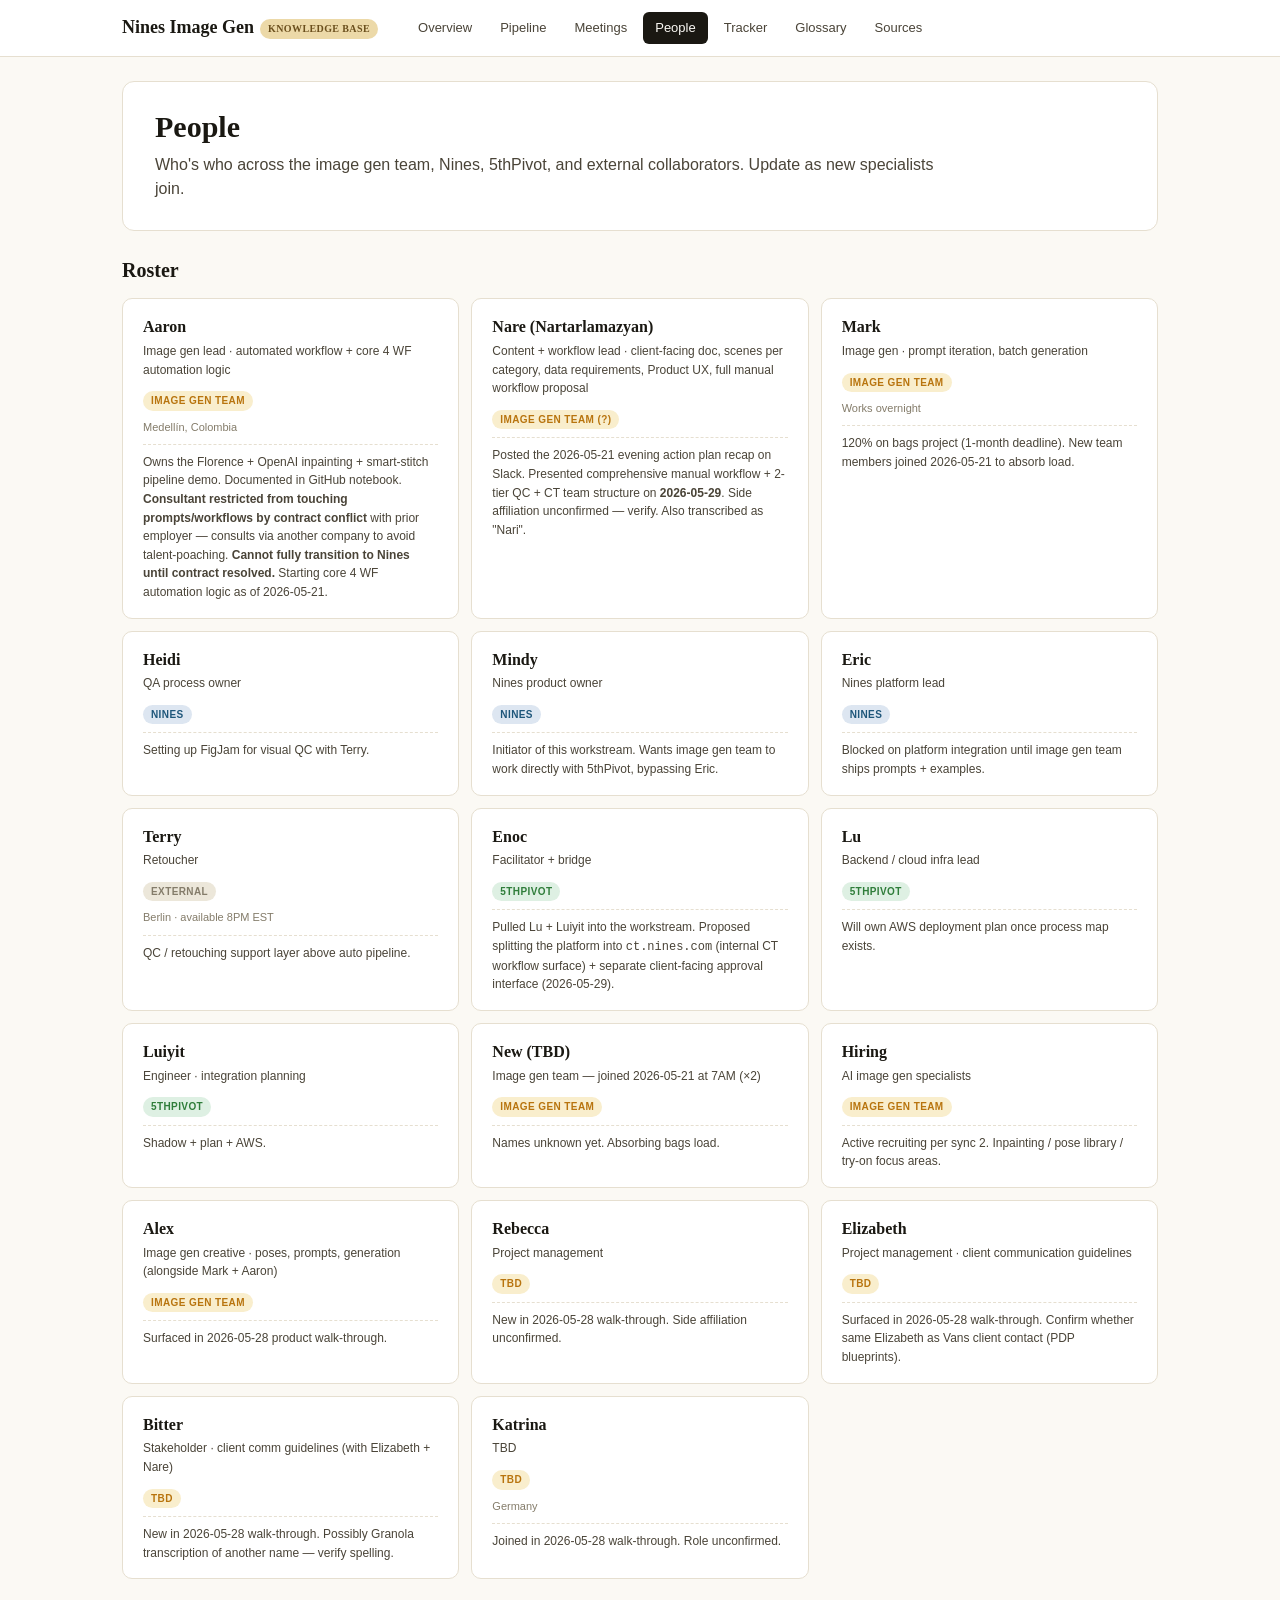
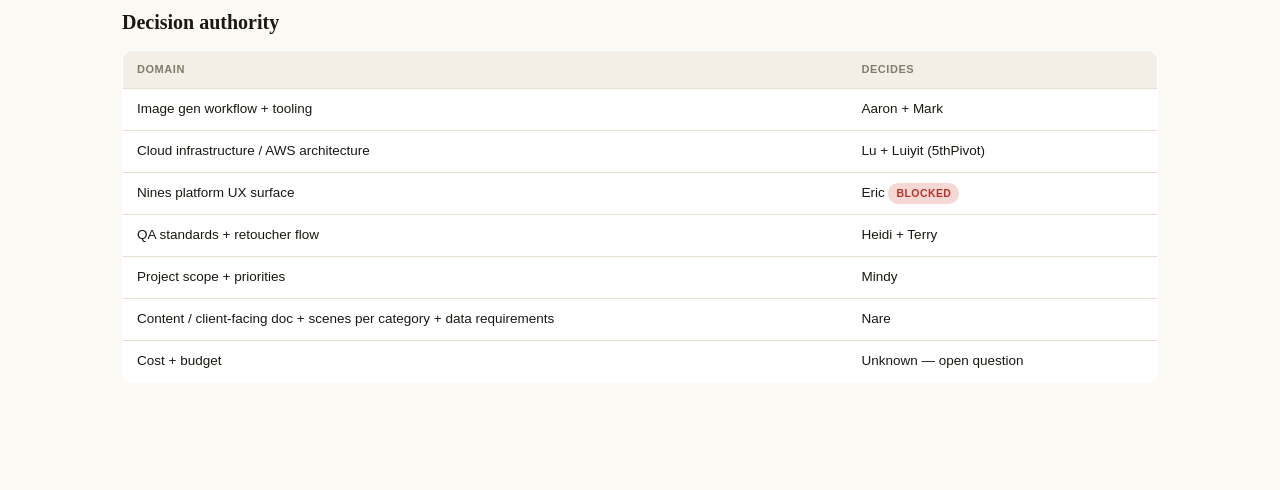
<file: docs/people.html>
<!doctype html>
<html lang="en">
<head>
<meta charset="utf-8">
<meta name="viewport" content="width=device-width,initial-scale=1">
<title>Nines Image Gen — People</title>
<link rel="stylesheet" href="assets/styles.css">
</head>
<body>

<header class="topbar"><div class="topbar-inner">
  <span class="brand">Nines Image Gen<span class="brand-tag">Knowledge base</span></span>
  <nav class="nav">
    <a href="index.html">Overview</a>
    <a href="pipeline.html">Pipeline</a>
    <a href="meetings.html">Meetings</a>
    <a href="people.html" class="active">People</a>
    <a href="tracker.html">Tracker</a>
    <a href="glossary.html">Glossary</a>
    <a href="sources.html">Sources</a>
  </nav>
</div></header>

<main class="page">

<div class="hero">
  <h1>People</h1>
  <p class="lede">Who's who across the image gen team, Nines, 5thPivot, and external collaborators. Update as new specialists join.</p>
</div>

<section>
  <h2>Roster</h2>
  <div class="people-grid">

    <div class="person">
      <h3>Aaron</h3>
      <div class="role">Image gen lead · automated workflow + core 4 WF automation logic</div>
      <span class="side side-image">Image gen team</span>
      <div class="tz">Medellín, Colombia</div>
      <div class="note">Owns the Florence + OpenAI inpainting + smart-stitch pipeline demo. Documented in GitHub notebook. <strong>Consultant restricted from touching prompts/workflows by contract conflict</strong> with prior employer — consults via another company to avoid talent-poaching. <strong>Cannot fully transition to Nines until contract resolved.</strong> Starting core 4 WF automation logic as of 2026-05-21.</div>
    </div>

    <div class="person">
      <h3>Nare (Nartarlamazyan)</h3>
      <div class="role">Content + workflow lead · client-facing doc, scenes per category, data requirements, Product UX, full manual workflow proposal</div>
      <span class="side side-image">Image gen team (?)</span>
      <div class="note">Posted the 2026-05-21 evening action plan recap on Slack. Presented comprehensive manual workflow + 2-tier QC + CT team structure on <strong>2026-05-29</strong>. Side affiliation unconfirmed — verify. Also transcribed as "Nari".</div>
    </div>

    <div class="person">
      <h3>Mark</h3>
      <div class="role">Image gen · prompt iteration, batch generation</div>
      <span class="side side-image">Image gen team</span>
      <div class="tz">Works overnight</div>
      <div class="note">120% on bags project (1-month deadline). New team members joined 2026-05-21 to absorb load.</div>
    </div>

    <div class="person">
      <h3>Heidi</h3>
      <div class="role">QA process owner</div>
      <span class="side side-nines">Nines</span>
      <div class="note">Setting up FigJam for visual QC with Terry.</div>
    </div>

    <div class="person">
      <h3>Mindy</h3>
      <div class="role">Nines product owner</div>
      <span class="side side-nines">Nines</span>
      <div class="note">Initiator of this workstream. Wants image gen team to work directly with 5thPivot, bypassing Eric.</div>
    </div>

    <div class="person">
      <h3>Eric</h3>
      <div class="role">Nines platform lead</div>
      <span class="side side-nines">Nines</span>
      <div class="note">Blocked on platform integration until image gen team ships prompts + examples.</div>
    </div>

    <div class="person">
      <h3>Terry</h3>
      <div class="role">Retoucher</div>
      <span class="side side-ext">External</span>
      <div class="tz">Berlin · available 8PM EST</div>
      <div class="note">QC / retouching support layer above auto pipeline.</div>
    </div>

    <div class="person">
      <h3>Enoc</h3>
      <div class="role">Facilitator + bridge</div>
      <span class="side side-5p">5thPivot</span>
      <div class="note">Pulled Lu + Luiyit into the workstream. Proposed splitting the platform into <code>ct.nines.com</code> (internal CT workflow surface) + separate client-facing approval interface (2026-05-29).</div>
    </div>

    <div class="person">
      <h3>Lu</h3>
      <div class="role">Backend / cloud infra lead</div>
      <span class="side side-5p">5thPivot</span>
      <div class="note">Will own AWS deployment plan once process map exists.</div>
    </div>

    <div class="person">
      <h3>Luiyit</h3>
      <div class="role">Engineer · integration planning</div>
      <span class="side side-5p">5thPivot</span>
      <div class="note">Shadow + plan + AWS.</div>
    </div>

    <div class="person">
      <h3>New (TBD)</h3>
      <div class="role">Image gen team — joined 2026-05-21 at 7AM (×2)</div>
      <span class="side side-image">Image gen team</span>
      <div class="note">Names unknown yet. Absorbing bags load.</div>
    </div>

    <div class="person">
      <h3>Hiring</h3>
      <div class="role">AI image gen specialists</div>
      <span class="side side-image">Image gen team</span>
      <div class="note">Active recruiting per sync 2. Inpainting / pose library / try-on focus areas.</div>
    </div>

    <div class="person">
      <h3>Alex</h3>
      <div class="role">Image gen creative · poses, prompts, generation (alongside Mark + Aaron)</div>
      <span class="side side-image">Image gen team</span>
      <div class="note">Surfaced in 2026-05-28 product walk-through.</div>
    </div>

    <div class="person">
      <h3>Rebecca</h3>
      <div class="role">Project management</div>
      <span class="side side-image">TBD</span>
      <div class="note">New in 2026-05-28 walk-through. Side affiliation unconfirmed.</div>
    </div>

    <div class="person">
      <h3>Elizabeth</h3>
      <div class="role">Project management · client communication guidelines</div>
      <span class="side side-image">TBD</span>
      <div class="note">Surfaced in 2026-05-28 walk-through. Confirm whether same Elizabeth as Vans client contact (PDP blueprints).</div>
    </div>

    <div class="person">
      <h3>Bitter</h3>
      <div class="role">Stakeholder · client comm guidelines (with Elizabeth + Nare)</div>
      <span class="side side-image">TBD</span>
      <div class="note">New in 2026-05-28 walk-through. Possibly Granola transcription of another name — verify spelling.</div>
    </div>

    <div class="person">
      <h3>Katrina</h3>
      <div class="role">TBD</div>
      <span class="side side-image">TBD</span>
      <div class="tz">Germany</div>
      <div class="note">Joined in 2026-05-28 walk-through. Role unconfirmed.</div>
    </div>

  </div>
</section>

<section>
  <h2>Decision authority</h2>
  <table>
    <thead><tr><th>Domain</th><th>Decides</th></tr></thead>
    <tbody>
      <tr><td>Image gen workflow + tooling</td><td>Aaron + Mark</td></tr>
      <tr><td>Cloud infrastructure / AWS architecture</td><td>Lu + Luiyit (5thPivot)</td></tr>
      <tr><td>Nines platform UX surface</td><td>Eric <span class="badge badge-blocked">Blocked</span></td></tr>
      <tr><td>QA standards + retoucher flow</td><td>Heidi + Terry</td></tr>
      <tr><td>Project scope + priorities</td><td>Mindy</td></tr>
      <tr><td>Content / client-facing doc + scenes per category + data requirements</td><td>Nare</td></tr>
      <tr><td>Cost + budget</td><td>Unknown — open question</td></tr>
    </tbody>
  </table>
</section>

</main>
</body>
</html>
</file>
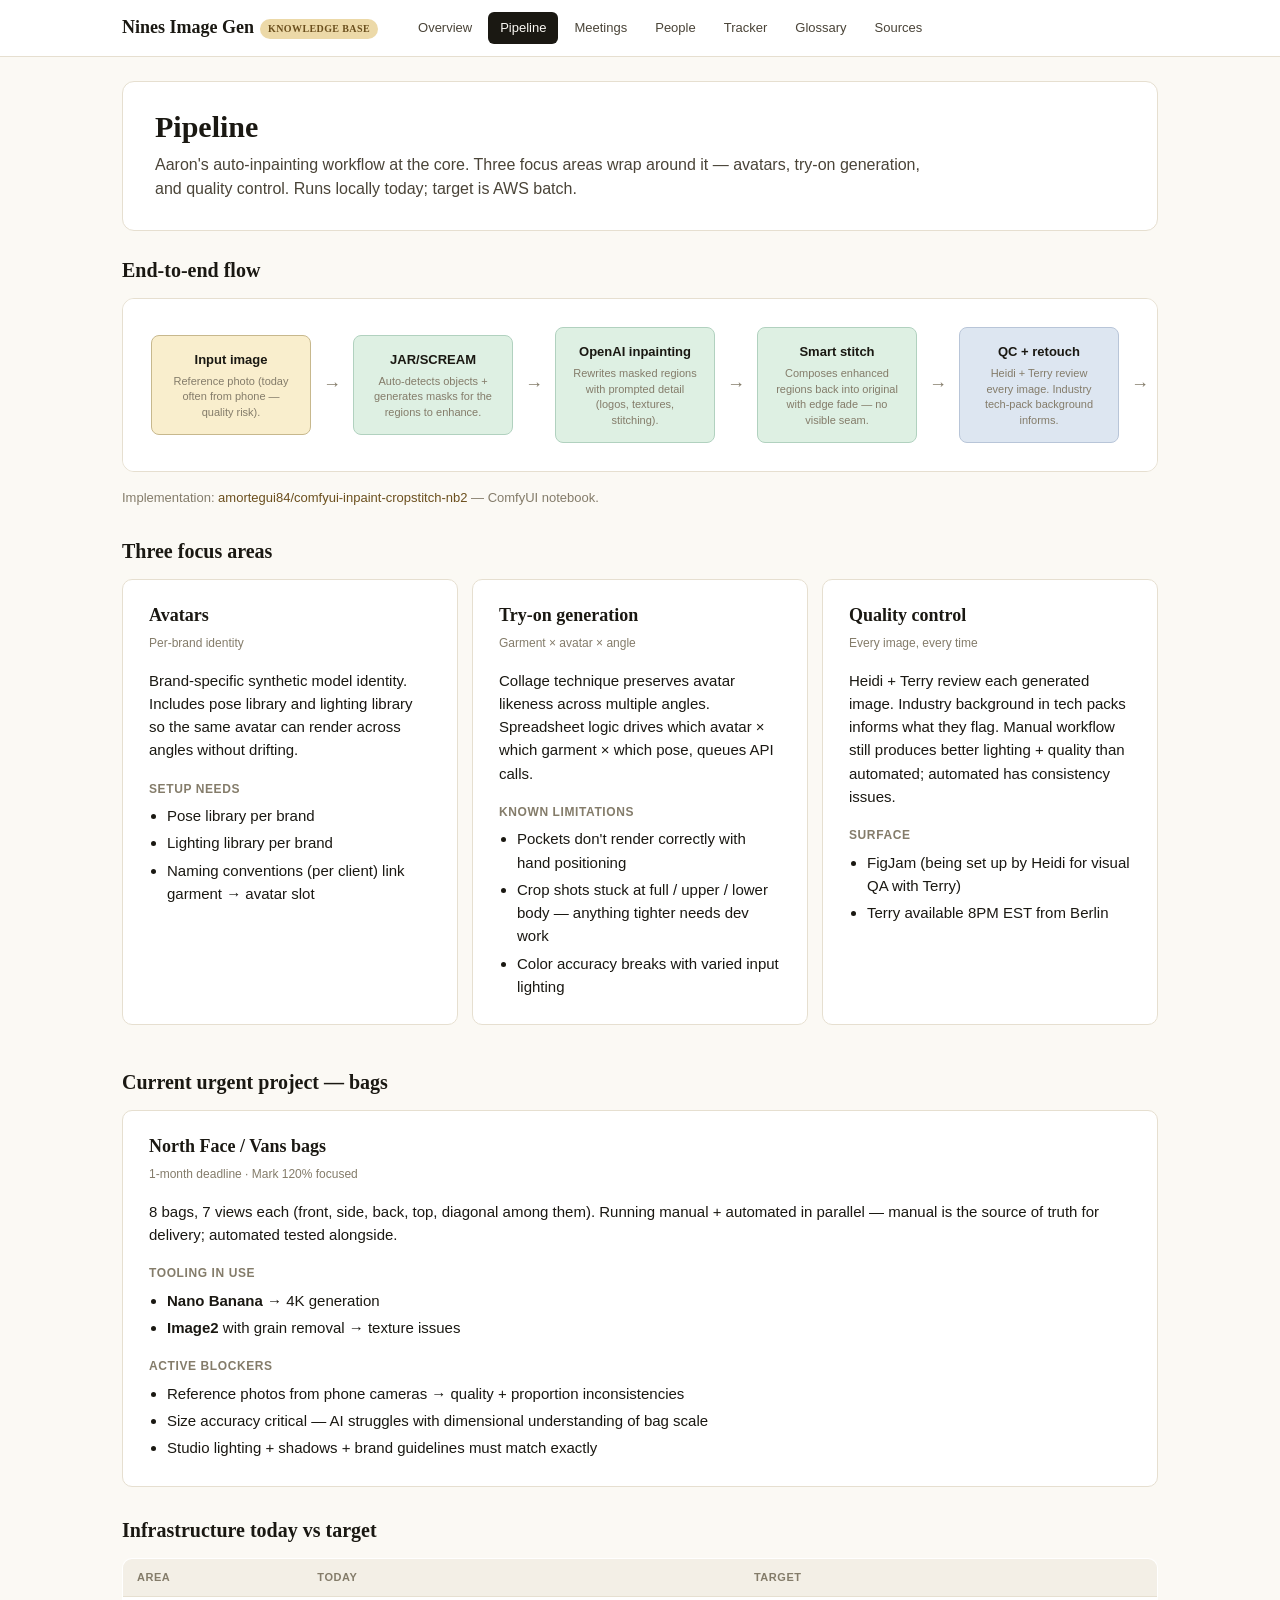
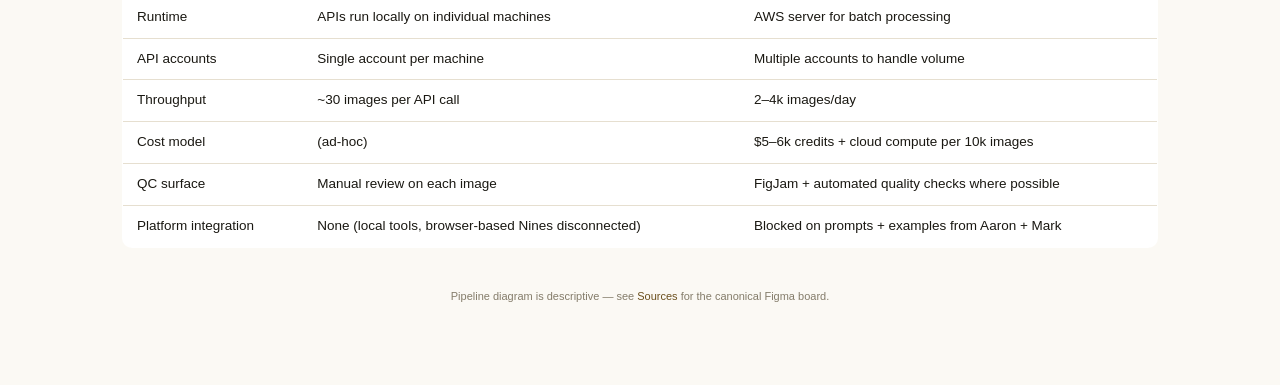
<file: docs/pipeline.html>
<!doctype html>
<html lang="en">
<head>
<meta charset="utf-8">
<meta name="viewport" content="width=device-width,initial-scale=1">
<title>Nines Image Gen — Pipeline</title>
<link rel="stylesheet" href="assets/styles.css">
</head>
<body>

<header class="topbar"><div class="topbar-inner">
  <span class="brand">Nines Image Gen<span class="brand-tag">Knowledge base</span></span>
  <nav class="nav">
    <a href="index.html">Overview</a>
    <a href="pipeline.html" class="active">Pipeline</a>
    <a href="meetings.html">Meetings</a>
    <a href="people.html">People</a>
    <a href="tracker.html">Tracker</a>
    <a href="glossary.html">Glossary</a>
    <a href="sources.html">Sources</a>
  </nav>
</div></header>

<main class="page">

<div class="hero">
  <h1>Pipeline</h1>
  <p class="lede">Aaron's auto-inpainting workflow at the core. Three focus areas wrap around it — avatars, try-on generation, and quality control. Runs locally today; target is AWS batch.</p>
</div>

<section>
  <h2>End-to-end flow</h2>
  <div class="pipeline">
    <div class="pipeline-flow">
      <div class="flow-step input">
        <h4>Input image</h4>
        <p>Reference photo (today often from phone — quality risk).</p>
      </div>
      <div class="flow-arrow">→</div>
      <div class="flow-step engine">
        <h4>JAR/SCREAM</h4>
        <p>Auto-detects objects + generates masks for the regions to enhance.</p>
      </div>
      <div class="flow-arrow">→</div>
      <div class="flow-step engine">
        <h4>OpenAI inpainting</h4>
        <p>Rewrites masked regions with prompted detail (logos, textures, stitching).</p>
      </div>
      <div class="flow-arrow">→</div>
      <div class="flow-step engine">
        <h4>Smart stitch</h4>
        <p>Composes enhanced regions back into original with edge fade — no visible seam.</p>
      </div>
      <div class="flow-arrow">→</div>
      <div class="flow-step output">
        <h4>QC + retouch</h4>
        <p>Heidi + Terry review every image. Industry tech-pack background informs.</p>
      </div>
      <div class="flow-arrow">→</div>
      <div class="flow-step output">
        <h4>Delivery</h4>
        <p>Client (creative director). 90%+ first-pass approval bar.</p>
      </div>
    </div>
  </div>
  <p class="muted">Implementation: <a href="https://github.com/amortegui84/comfyui-inpaint-cropstitch-nb2" target="_blank">amortegui84/comfyui-inpaint-cropstitch-nb2</a> — ComfyUI notebook.</p>
</section>

<section>
  <h2>Three focus areas</h2>
  <div class="card-grid">
    <div class="card-large">
      <h3>Avatars</h3>
      <div class="meta">Per-brand identity</div>
      <p>Brand-specific synthetic model identity. Includes pose library and lighting library so the same avatar can render across angles without drifting.</p>
      <h4>Setup needs</h4>
      <ul>
        <li>Pose library per brand</li>
        <li>Lighting library per brand</li>
        <li>Naming conventions (per client) link garment → avatar slot</li>
      </ul>
    </div>
    <div class="card-large">
      <h3>Try-on generation</h3>
      <div class="meta">Garment × avatar × angle</div>
      <p>Collage technique preserves avatar likeness across multiple angles. Spreadsheet logic drives which avatar × which garment × which pose, queues API calls.</p>
      <h4>Known limitations</h4>
      <ul>
        <li>Pockets don't render correctly with hand positioning</li>
        <li>Crop shots stuck at full / upper / lower body — anything tighter needs dev work</li>
        <li>Color accuracy breaks with varied input lighting</li>
      </ul>
    </div>
    <div class="card-large">
      <h3>Quality control</h3>
      <div class="meta">Every image, every time</div>
      <p>Heidi + Terry review each generated image. Industry background in tech packs informs what they flag. Manual workflow still produces better lighting + quality than automated; automated has consistency issues.</p>
      <h4>Surface</h4>
      <ul>
        <li>FigJam (being set up by Heidi for visual QA with Terry)</li>
        <li>Terry available 8PM EST from Berlin</li>
      </ul>
    </div>
  </div>
</section>

<section>
  <h2>Current urgent project — bags</h2>
  <div class="card-large">
    <h3>North Face / Vans bags</h3>
    <div class="meta">1-month deadline · Mark 120% focused</div>
    <p>8 bags, 7 views each (front, side, back, top, diagonal among them). Running manual + automated in parallel — manual is the source of truth for delivery; automated tested alongside.</p>
    <h4>Tooling in use</h4>
    <ul>
      <li><strong>Nano Banana</strong> → 4K generation</li>
      <li><strong>Image2</strong> with grain removal → texture issues</li>
    </ul>
    <h4>Active blockers</h4>
    <ul>
      <li>Reference photos from phone cameras → quality + proportion inconsistencies</li>
      <li>Size accuracy critical — AI struggles with dimensional understanding of bag scale</li>
      <li>Studio lighting + shadows + brand guidelines must match exactly</li>
    </ul>
  </div>
</section>

<section>
  <h2>Infrastructure today vs target</h2>
  <table>
    <thead><tr><th>Area</th><th>Today</th><th>Target</th></tr></thead>
    <tbody>
      <tr><td>Runtime</td><td>APIs run locally on individual machines</td><td>AWS server for batch processing</td></tr>
      <tr><td>API accounts</td><td>Single account per machine</td><td>Multiple accounts to handle volume</td></tr>
      <tr><td>Throughput</td><td>~30 images per API call</td><td>2–4k images/day</td></tr>
      <tr><td>Cost model</td><td>(ad-hoc)</td><td>$5–6k credits + cloud compute per 10k images</td></tr>
      <tr><td>QC surface</td><td>Manual review on each image</td><td>FigJam + automated quality checks where possible</td></tr>
      <tr><td>Platform integration</td><td>None (local tools, browser-based Nines disconnected)</td><td>Blocked on prompts + examples from Aaron + Mark</td></tr>
    </tbody>
  </table>
</section>

<div class="foot">Pipeline diagram is descriptive — see <a href="sources.html">Sources</a> for the canonical Figma board.</div>
</main>
</body>
</html>
</file>
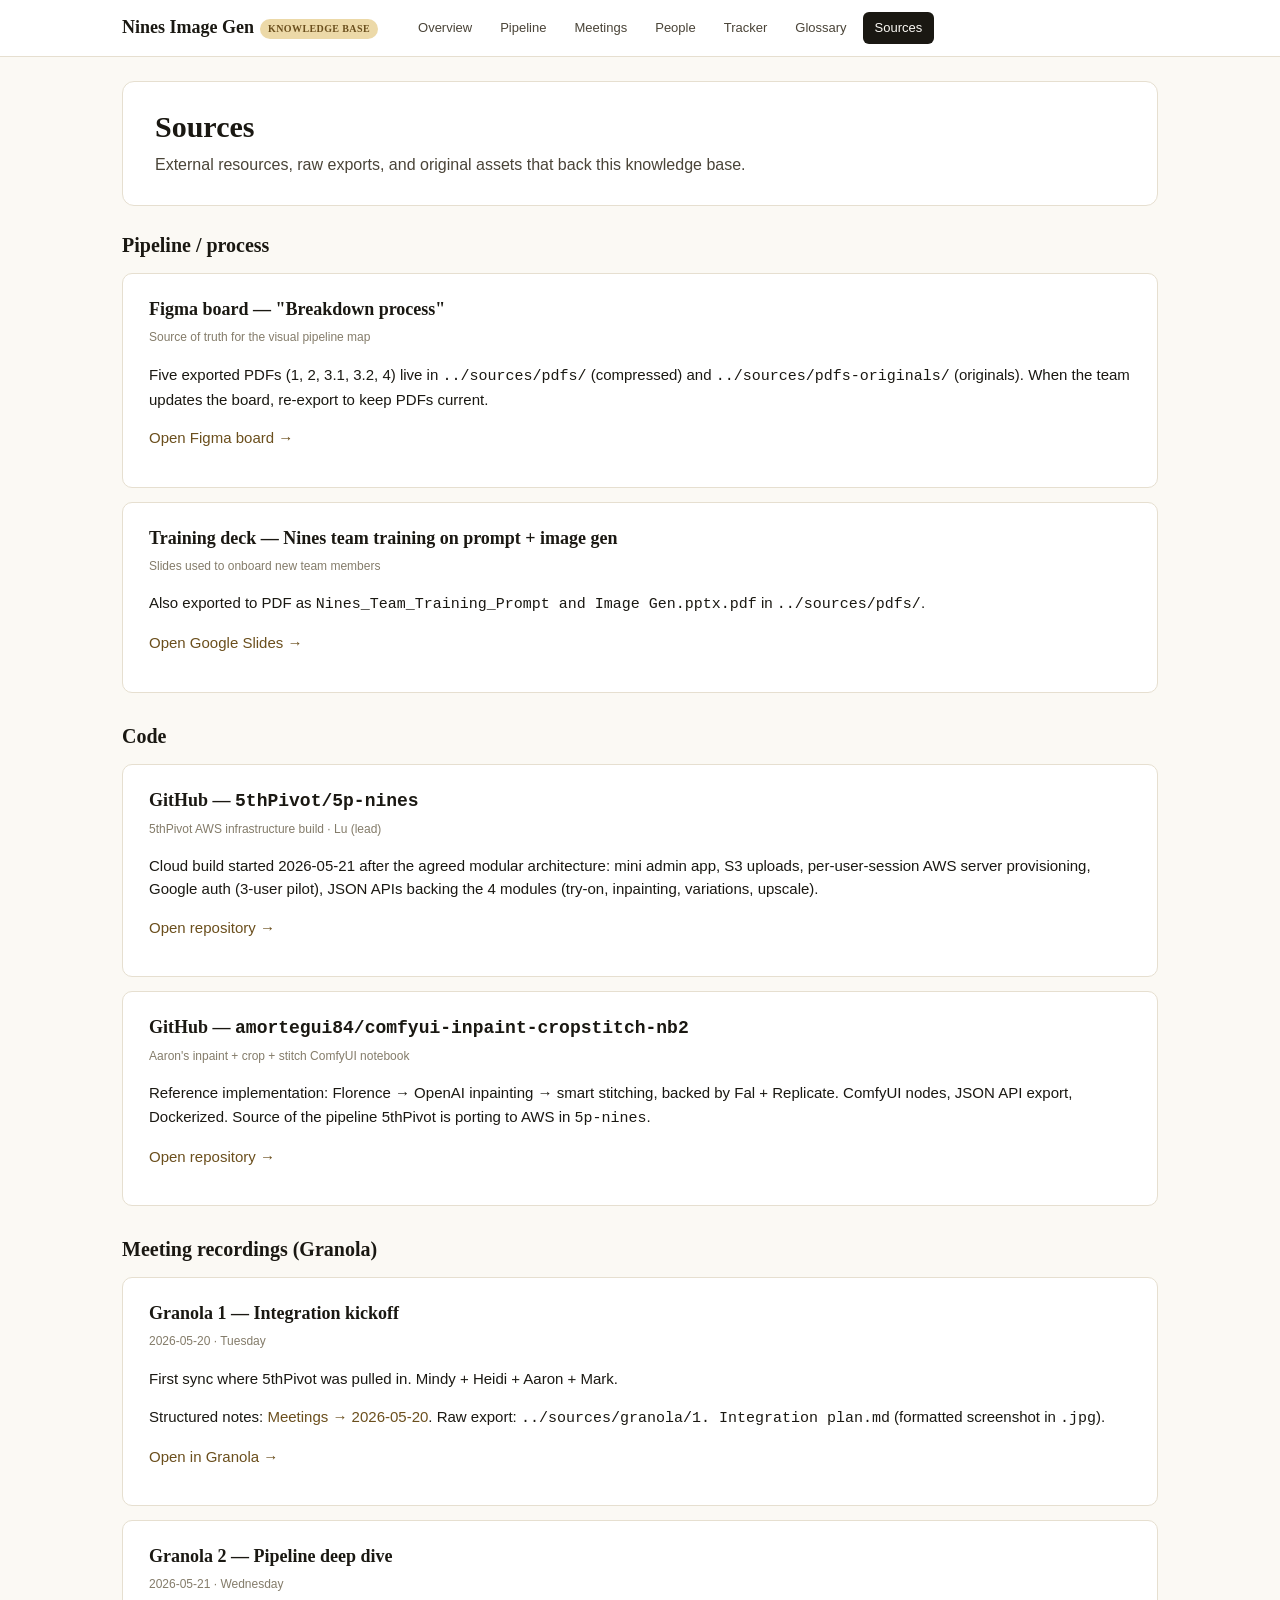
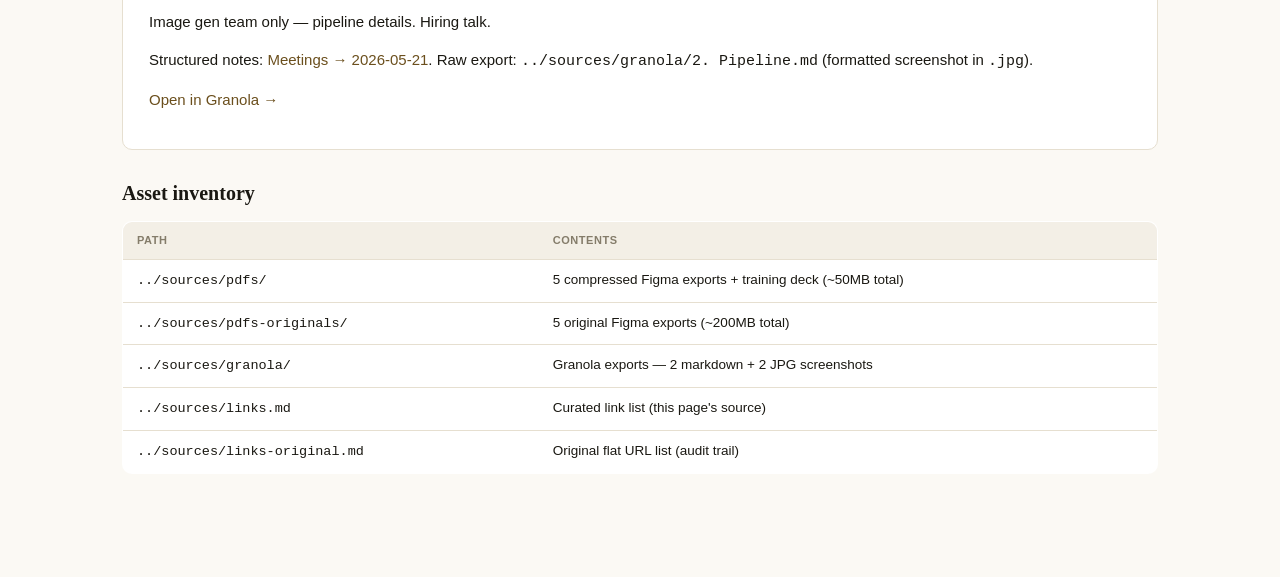
<file: docs/sources.html>
<!doctype html>
<html lang="en">
<head>
<meta charset="utf-8">
<meta name="viewport" content="width=device-width,initial-scale=1">
<title>Nines Image Gen — Sources</title>
<link rel="stylesheet" href="assets/styles.css">
</head>
<body>

<header class="topbar"><div class="topbar-inner">
  <span class="brand">Nines Image Gen<span class="brand-tag">Knowledge base</span></span>
  <nav class="nav">
    <a href="index.html">Overview</a>
    <a href="pipeline.html">Pipeline</a>
    <a href="meetings.html">Meetings</a>
    <a href="people.html">People</a>
    <a href="tracker.html">Tracker</a>
    <a href="glossary.html">Glossary</a>
    <a href="sources.html" class="active">Sources</a>
  </nav>
</div></header>

<main class="page">

<div class="hero">
  <h1>Sources</h1>
  <p class="lede">External resources, raw exports, and original assets that back this knowledge base.</p>
</div>

<section>
  <h2>Pipeline / process</h2>

  <div class="card-large">
    <h3>Figma board — "Breakdown process"</h3>
    <div class="meta">Source of truth for the visual pipeline map</div>
    <p>Five exported PDFs (1, 2, 3.1, 3.2, 4) live in <code>../sources/pdfs/</code> (compressed) and <code>../sources/pdfs-originals/</code> (originals). When the team updates the board, re-export to keep PDFs current.</p>
    <p><a href="https://www.figma.com/board/enrszF9IMm9oqF6tpj4l9l/Breakdown-process?node-id=0-1" target="_blank">Open Figma board →</a></p>
  </div>

  <div class="card-large">
    <h3>Training deck — Nines team training on prompt + image gen</h3>
    <div class="meta">Slides used to onboard new team members</div>
    <p>Also exported to PDF as <code>Nines_Team_Training_Prompt and Image Gen.pptx.pdf</code> in <code>../sources/pdfs/</code>.</p>
    <p><a href="https://docs.google.com/presentation/d/1gu1m6FpqsBcyrceRQcOCTBFzjvSLGM9-" target="_blank">Open Google Slides →</a></p>
  </div>
</section>

<section>
  <h2>Code</h2>

  <div class="card-large">
    <h3>GitHub — <code>5thPivot/5p-nines</code></h3>
    <div class="meta">5thPivot AWS infrastructure build · Lu (lead)</div>
    <p>Cloud build started 2026-05-21 after the agreed modular architecture: mini admin app, S3 uploads, per-user-session AWS server provisioning, Google auth (3-user pilot), JSON APIs backing the 4 modules (try-on, inpainting, variations, upscale).</p>
    <p><a href="https://github.com/5thPivot/5p-nines" target="_blank">Open repository →</a></p>
  </div>

  <div class="card-large">
    <h3>GitHub — <code>amortegui84/comfyui-inpaint-cropstitch-nb2</code></h3>
    <div class="meta">Aaron's inpaint + crop + stitch ComfyUI notebook</div>
    <p>Reference implementation: Florence → OpenAI inpainting → smart stitching, backed by Fal + Replicate. ComfyUI nodes, JSON API export, Dockerized. Source of the pipeline 5thPivot is porting to AWS in <code>5p-nines</code>.</p>
    <p><a href="https://github.com/amortegui84/comfyui-inpaint-cropstitch-nb2" target="_blank">Open repository →</a></p>
  </div>
</section>

<section>
  <h2>Meeting recordings (Granola)</h2>

  <div class="card-large">
    <h3>Granola 1 — Integration kickoff</h3>
    <div class="meta">2026-05-20 · Tuesday</div>
    <p>First sync where 5thPivot was pulled in. Mindy + Heidi + Aaron + Mark.</p>
    <p>Structured notes: <a href="meetings.html#2026-05-20">Meetings → 2026-05-20</a>. Raw export: <code>../sources/granola/1. Integration plan.md</code> (formatted screenshot in <code>.jpg</code>).</p>
    <p><a href="https://notes.granola.ai/d/a9191175-c32d-4c81-b946-05157e91ec3b" target="_blank">Open in Granola →</a></p>
  </div>

  <div class="card-large">
    <h3>Granola 2 — Pipeline deep dive</h3>
    <div class="meta">2026-05-21 · Wednesday</div>
    <p>Image gen team only — pipeline details. Hiring talk.</p>
    <p>Structured notes: <a href="meetings.html#2026-05-21">Meetings → 2026-05-21</a>. Raw export: <code>../sources/granola/2. Pipeline.md</code> (formatted screenshot in <code>.jpg</code>).</p>
    <p><a href="https://notes.granola.ai/d/b757bb04-a5b5-431b-93fe-cd64ba4de57f" target="_blank">Open in Granola →</a></p>
  </div>
</section>

<section>
  <h2>Asset inventory</h2>
  <table>
    <thead><tr><th>Path</th><th>Contents</th></tr></thead>
    <tbody>
      <tr><td><code>../sources/pdfs/</code></td><td>5 compressed Figma exports + training deck (~50MB total)</td></tr>
      <tr><td><code>../sources/pdfs-originals/</code></td><td>5 original Figma exports (~200MB total)</td></tr>
      <tr><td><code>../sources/granola/</code></td><td>Granola exports — 2 markdown + 2 JPG screenshots</td></tr>
      <tr><td><code>../sources/links.md</code></td><td>Curated link list (this page's source)</td></tr>
      <tr><td><code>../sources/links-original.md</code></td><td>Original flat URL list (audit trail)</td></tr>
    </tbody>
  </table>
</section>

</main>
</body>
</html>
</file>
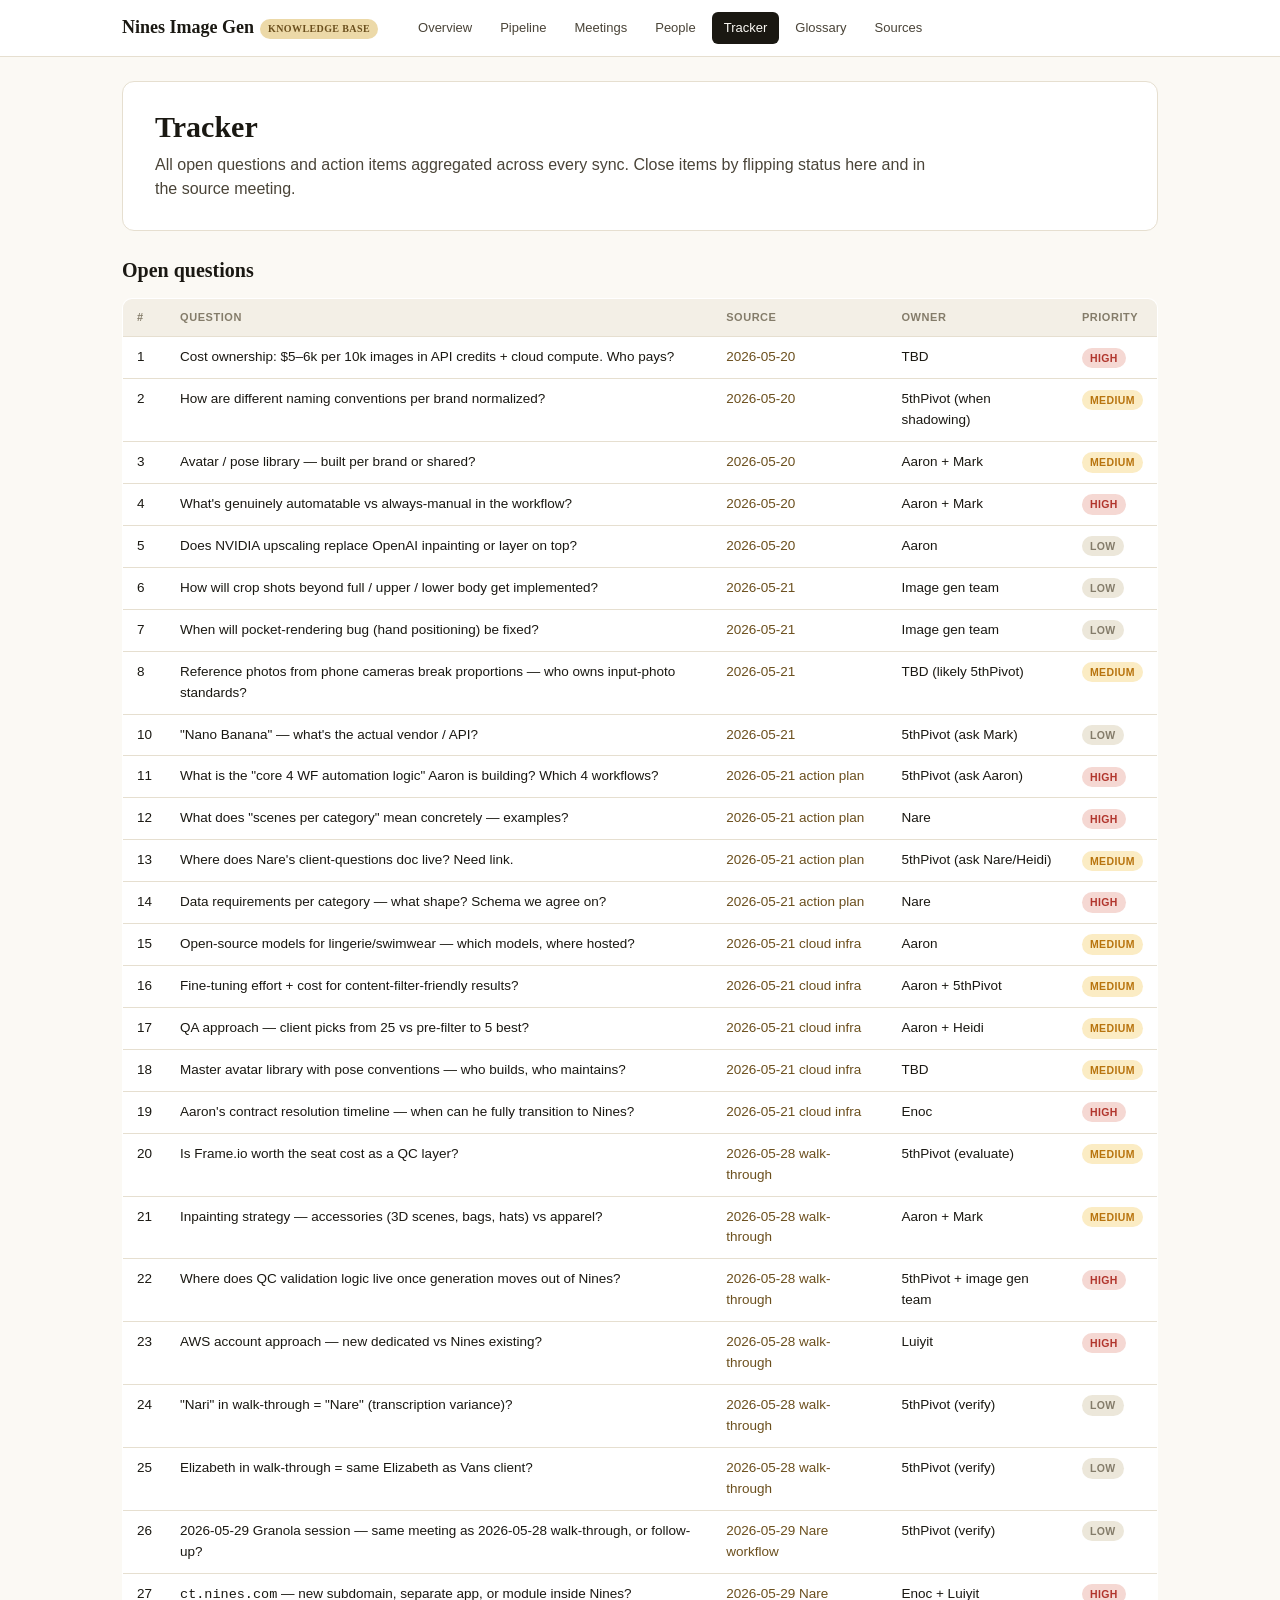
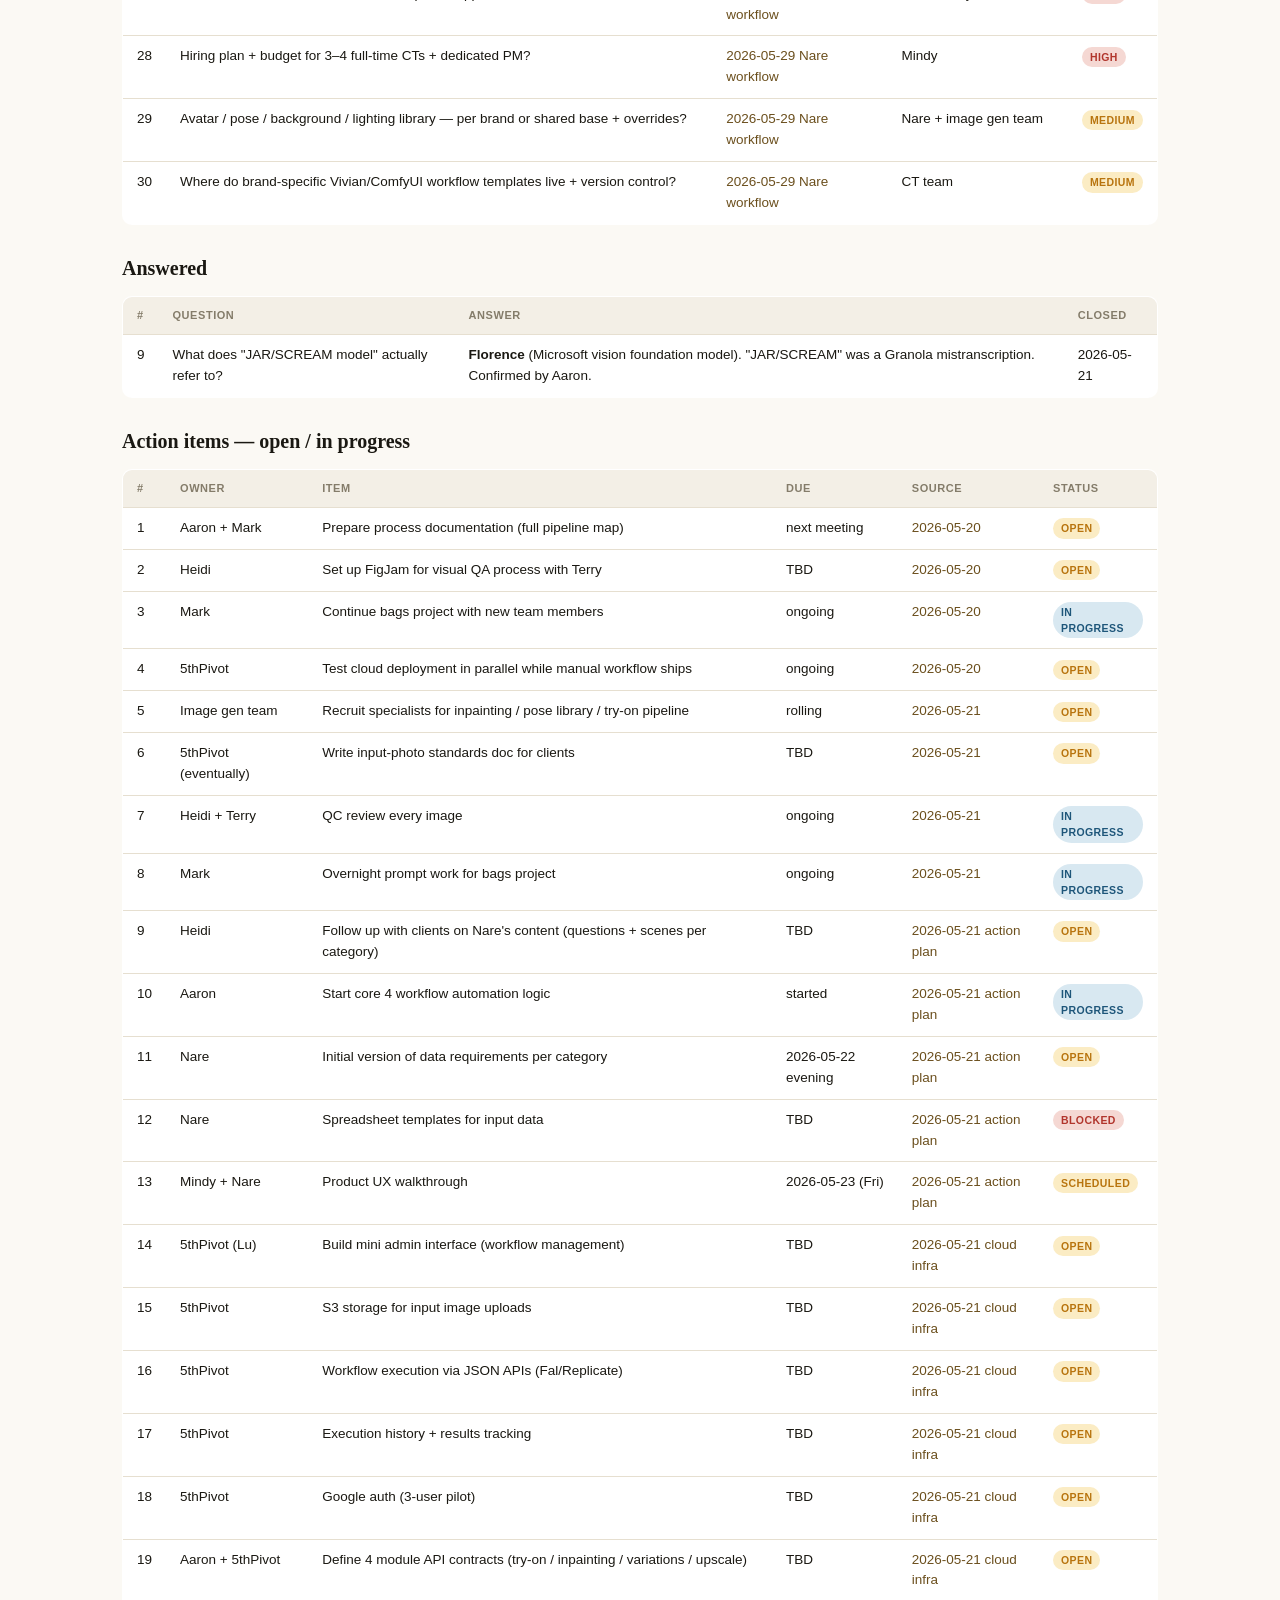
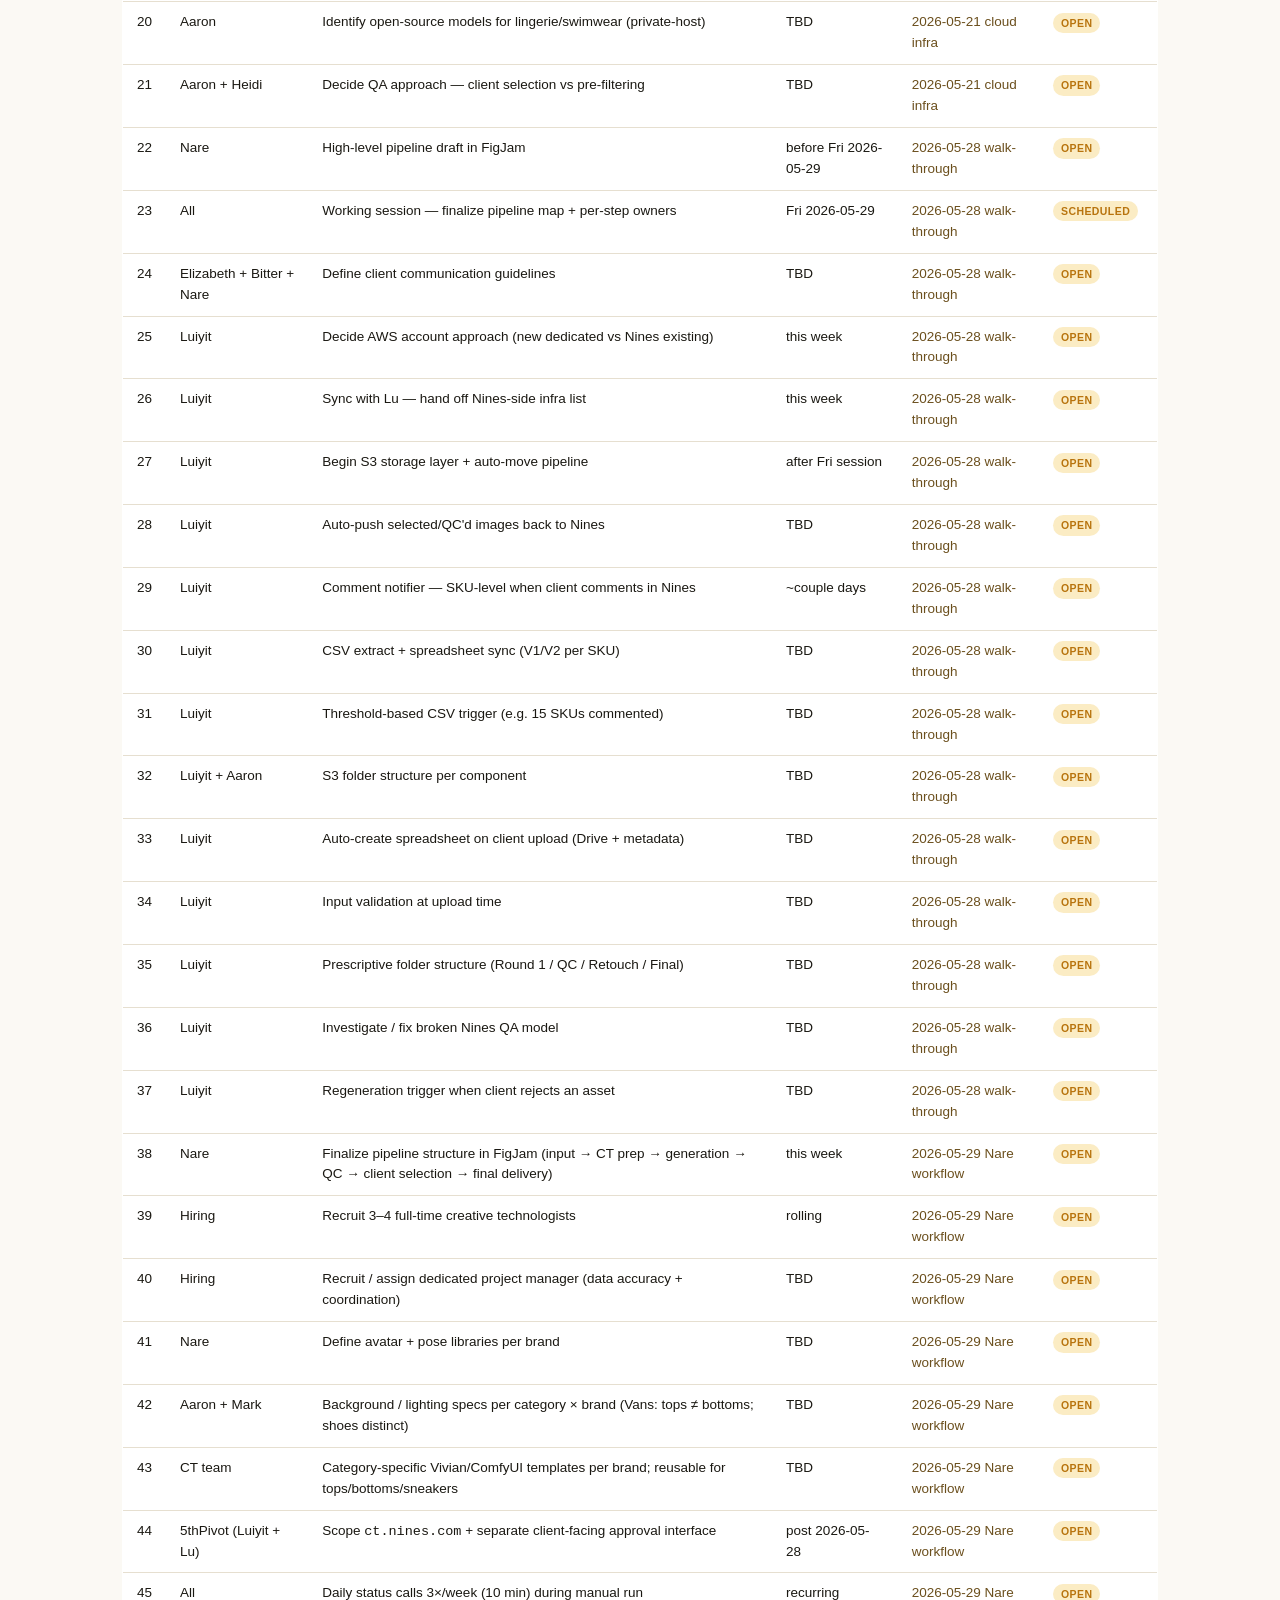
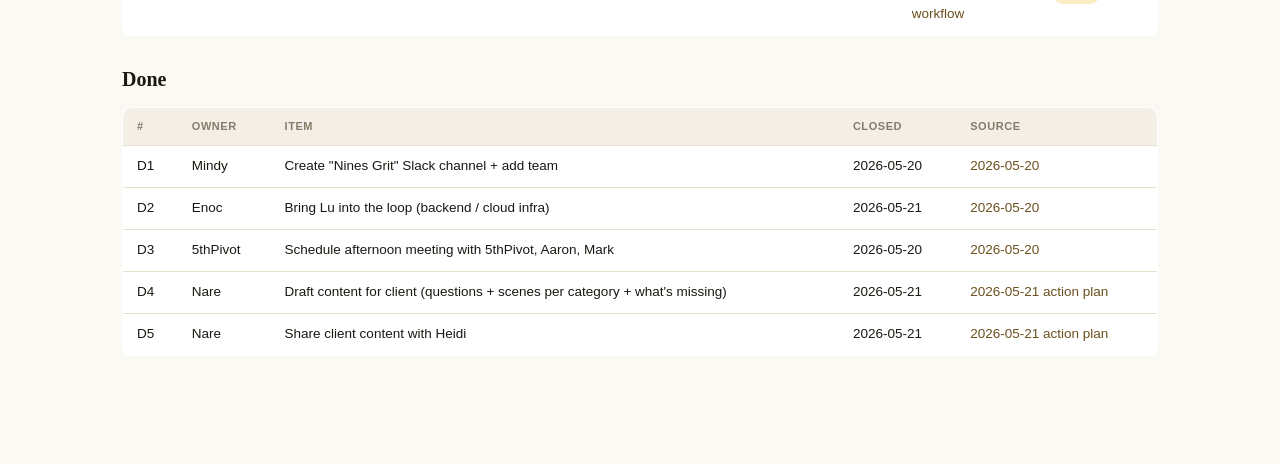
<file: docs/tracker.html>
<!doctype html>
<html lang="en">
<head>
<meta charset="utf-8">
<meta name="viewport" content="width=device-width,initial-scale=1">
<title>Nines Image Gen — Tracker</title>
<link rel="stylesheet" href="assets/styles.css">
</head>
<body>

<header class="topbar"><div class="topbar-inner">
  <span class="brand">Nines Image Gen<span class="brand-tag">Knowledge base</span></span>
  <nav class="nav">
    <a href="index.html">Overview</a>
    <a href="pipeline.html">Pipeline</a>
    <a href="meetings.html">Meetings</a>
    <a href="people.html">People</a>
    <a href="tracker.html" class="active">Tracker</a>
    <a href="glossary.html">Glossary</a>
    <a href="sources.html">Sources</a>
  </nav>
</div></header>

<main class="page">

<div class="hero">
  <h1>Tracker</h1>
  <p class="lede">All open questions and action items aggregated across every sync. Close items by flipping status here and in the source meeting.</p>
</div>

<section>
  <h2>Open questions</h2>
  <table>
    <thead><tr><th>#</th><th>Question</th><th>Source</th><th>Owner</th><th>Priority</th></tr></thead>
    <tbody>
      <tr><td>1</td><td>Cost ownership: $5–6k per 10k images in API credits + cloud compute. Who pays?</td><td><a href="meetings.html#2026-05-20">2026-05-20</a></td><td>TBD</td><td><span class="badge badge-high">High</span></td></tr>
      <tr><td>2</td><td>How are different naming conventions per brand normalized?</td><td><a href="meetings.html#2026-05-20">2026-05-20</a></td><td>5thPivot (when shadowing)</td><td><span class="badge badge-medium">Medium</span></td></tr>
      <tr><td>3</td><td>Avatar / pose library — built per brand or shared?</td><td><a href="meetings.html#2026-05-20">2026-05-20</a></td><td>Aaron + Mark</td><td><span class="badge badge-medium">Medium</span></td></tr>
      <tr><td>4</td><td>What's genuinely automatable vs always-manual in the workflow?</td><td><a href="meetings.html#2026-05-20">2026-05-20</a></td><td>Aaron + Mark</td><td><span class="badge badge-high">High</span></td></tr>
      <tr><td>5</td><td>Does NVIDIA upscaling replace OpenAI inpainting or layer on top?</td><td><a href="meetings.html#2026-05-20">2026-05-20</a></td><td>Aaron</td><td><span class="badge badge-low">Low</span></td></tr>
      <tr><td>6</td><td>How will crop shots beyond full / upper / lower body get implemented?</td><td><a href="meetings.html#2026-05-21">2026-05-21</a></td><td>Image gen team</td><td><span class="badge badge-low">Low</span></td></tr>
      <tr><td>7</td><td>When will pocket-rendering bug (hand positioning) be fixed?</td><td><a href="meetings.html#2026-05-21">2026-05-21</a></td><td>Image gen team</td><td><span class="badge badge-low">Low</span></td></tr>
      <tr><td>8</td><td>Reference photos from phone cameras break proportions — who owns input-photo standards?</td><td><a href="meetings.html#2026-05-21">2026-05-21</a></td><td>TBD (likely 5thPivot)</td><td><span class="badge badge-medium">Medium</span></td></tr>
      <tr><td>10</td><td>"Nano Banana" — what's the actual vendor / API?</td><td><a href="meetings.html#2026-05-21">2026-05-21</a></td><td>5thPivot (ask Mark)</td><td><span class="badge badge-low">Low</span></td></tr>
      <tr><td>11</td><td>What is the "core 4 WF automation logic" Aaron is building? Which 4 workflows?</td><td><a href="meetings.html">2026-05-21 action plan</a></td><td>5thPivot (ask Aaron)</td><td><span class="badge badge-high">High</span></td></tr>
      <tr><td>12</td><td>What does "scenes per category" mean concretely — examples?</td><td><a href="meetings.html">2026-05-21 action plan</a></td><td>Nare</td><td><span class="badge badge-high">High</span></td></tr>
      <tr><td>13</td><td>Where does Nare's client-questions doc live? Need link.</td><td><a href="meetings.html">2026-05-21 action plan</a></td><td>5thPivot (ask Nare/Heidi)</td><td><span class="badge badge-medium">Medium</span></td></tr>
      <tr><td>14</td><td>Data requirements per category — what shape? Schema we agree on?</td><td><a href="meetings.html">2026-05-21 action plan</a></td><td>Nare</td><td><span class="badge badge-high">High</span></td></tr>
      <tr><td>15</td><td>Open-source models for lingerie/swimwear — which models, where hosted?</td><td><a href="meetings.html">2026-05-21 cloud infra</a></td><td>Aaron</td><td><span class="badge badge-medium">Medium</span></td></tr>
      <tr><td>16</td><td>Fine-tuning effort + cost for content-filter-friendly results?</td><td><a href="meetings.html">2026-05-21 cloud infra</a></td><td>Aaron + 5thPivot</td><td><span class="badge badge-medium">Medium</span></td></tr>
      <tr><td>17</td><td>QA approach — client picks from 25 vs pre-filter to 5 best?</td><td><a href="meetings.html">2026-05-21 cloud infra</a></td><td>Aaron + Heidi</td><td><span class="badge badge-medium">Medium</span></td></tr>
      <tr><td>18</td><td>Master avatar library with pose conventions — who builds, who maintains?</td><td><a href="meetings.html">2026-05-21 cloud infra</a></td><td>TBD</td><td><span class="badge badge-medium">Medium</span></td></tr>
      <tr><td>19</td><td>Aaron's contract resolution timeline — when can he fully transition to Nines?</td><td><a href="meetings.html">2026-05-21 cloud infra</a></td><td>Enoc</td><td><span class="badge badge-high">High</span></td></tr>
      <tr><td>20</td><td>Is Frame.io worth the seat cost as a QC layer?</td><td><a href="meetings.html">2026-05-28 walk-through</a></td><td>5thPivot (evaluate)</td><td><span class="badge badge-medium">Medium</span></td></tr>
      <tr><td>21</td><td>Inpainting strategy — accessories (3D scenes, bags, hats) vs apparel?</td><td><a href="meetings.html">2026-05-28 walk-through</a></td><td>Aaron + Mark</td><td><span class="badge badge-medium">Medium</span></td></tr>
      <tr><td>22</td><td>Where does QC validation logic live once generation moves out of Nines?</td><td><a href="meetings.html">2026-05-28 walk-through</a></td><td>5thPivot + image gen team</td><td><span class="badge badge-high">High</span></td></tr>
      <tr><td>23</td><td>AWS account approach — new dedicated vs Nines existing?</td><td><a href="meetings.html">2026-05-28 walk-through</a></td><td>Luiyit</td><td><span class="badge badge-high">High</span></td></tr>
      <tr><td>24</td><td>"Nari" in walk-through = "Nare" (transcription variance)?</td><td><a href="meetings.html">2026-05-28 walk-through</a></td><td>5thPivot (verify)</td><td><span class="badge badge-low">Low</span></td></tr>
      <tr><td>25</td><td>Elizabeth in walk-through = same Elizabeth as Vans client?</td><td><a href="meetings.html">2026-05-28 walk-through</a></td><td>5thPivot (verify)</td><td><span class="badge badge-low">Low</span></td></tr>
      <tr><td>26</td><td>2026-05-29 Granola session — same meeting as 2026-05-28 walk-through, or follow-up?</td><td><a href="meetings.html#2026-05-29">2026-05-29 Nare workflow</a></td><td>5thPivot (verify)</td><td><span class="badge badge-low">Low</span></td></tr>
      <tr><td>27</td><td><code>ct.nines.com</code> — new subdomain, separate app, or module inside Nines?</td><td><a href="meetings.html#2026-05-29">2026-05-29 Nare workflow</a></td><td>Enoc + Luiyit</td><td><span class="badge badge-high">High</span></td></tr>
      <tr><td>28</td><td>Hiring plan + budget for 3–4 full-time CTs + dedicated PM?</td><td><a href="meetings.html#2026-05-29">2026-05-29 Nare workflow</a></td><td>Mindy</td><td><span class="badge badge-high">High</span></td></tr>
      <tr><td>29</td><td>Avatar / pose / background / lighting library — per brand or shared base + overrides?</td><td><a href="meetings.html#2026-05-29">2026-05-29 Nare workflow</a></td><td>Nare + image gen team</td><td><span class="badge badge-medium">Medium</span></td></tr>
      <tr><td>30</td><td>Where do brand-specific Vivian/ComfyUI workflow templates live + version control?</td><td><a href="meetings.html#2026-05-29">2026-05-29 Nare workflow</a></td><td>CT team</td><td><span class="badge badge-medium">Medium</span></td></tr>
    </tbody>
  </table>
</section>

<section>
  <h2>Answered</h2>
  <table>
    <thead><tr><th>#</th><th>Question</th><th>Answer</th><th>Closed</th></tr></thead>
    <tbody>
      <tr><td>9</td><td>What does "JAR/SCREAM model" actually refer to?</td><td><strong>Florence</strong> (Microsoft vision foundation model). "JAR/SCREAM" was a Granola mistranscription. Confirmed by Aaron.</td><td>2026-05-21</td></tr>
    </tbody>
  </table>
</section>

<section>
  <h2>Action items — open / in progress</h2>
  <table>
    <thead><tr><th>#</th><th>Owner</th><th>Item</th><th>Due</th><th>Source</th><th>Status</th></tr></thead>
    <tbody>
      <tr><td>1</td><td>Aaron + Mark</td><td>Prepare process documentation (full pipeline map)</td><td>next meeting</td><td><a href="meetings.html#2026-05-20">2026-05-20</a></td><td><span class="badge badge-open">Open</span></td></tr>
      <tr><td>2</td><td>Heidi</td><td>Set up FigJam for visual QA process with Terry</td><td>TBD</td><td><a href="meetings.html#2026-05-20">2026-05-20</a></td><td><span class="badge badge-open">Open</span></td></tr>
      <tr><td>3</td><td>Mark</td><td>Continue bags project with new team members</td><td>ongoing</td><td><a href="meetings.html#2026-05-20">2026-05-20</a></td><td><span class="badge badge-progress">In progress</span></td></tr>
      <tr><td>4</td><td>5thPivot</td><td>Test cloud deployment in parallel while manual workflow ships</td><td>ongoing</td><td><a href="meetings.html#2026-05-20">2026-05-20</a></td><td><span class="badge badge-open">Open</span></td></tr>
      <tr><td>5</td><td>Image gen team</td><td>Recruit specialists for inpainting / pose library / try-on pipeline</td><td>rolling</td><td><a href="meetings.html#2026-05-21">2026-05-21</a></td><td><span class="badge badge-open">Open</span></td></tr>
      <tr><td>6</td><td>5thPivot (eventually)</td><td>Write input-photo standards doc for clients</td><td>TBD</td><td><a href="meetings.html#2026-05-21">2026-05-21</a></td><td><span class="badge badge-open">Open</span></td></tr>
      <tr><td>7</td><td>Heidi + Terry</td><td>QC review every image</td><td>ongoing</td><td><a href="meetings.html#2026-05-21">2026-05-21</a></td><td><span class="badge badge-progress">In progress</span></td></tr>
      <tr><td>8</td><td>Mark</td><td>Overnight prompt work for bags project</td><td>ongoing</td><td><a href="meetings.html#2026-05-21">2026-05-21</a></td><td><span class="badge badge-progress">In progress</span></td></tr>
      <tr><td>9</td><td>Heidi</td><td>Follow up with clients on Nare's content (questions + scenes per category)</td><td>TBD</td><td><a href="meetings.html">2026-05-21 action plan</a></td><td><span class="badge badge-open">Open</span></td></tr>
      <tr><td>10</td><td>Aaron</td><td>Start core 4 workflow automation logic</td><td>started</td><td><a href="meetings.html">2026-05-21 action plan</a></td><td><span class="badge badge-progress">In progress</span></td></tr>
      <tr><td>11</td><td>Nare</td><td>Initial version of data requirements per category</td><td>2026-05-22 evening</td><td><a href="meetings.html">2026-05-21 action plan</a></td><td><span class="badge badge-open">Open</span></td></tr>
      <tr><td>12</td><td>Nare</td><td>Spreadsheet templates for input data</td><td>TBD</td><td><a href="meetings.html">2026-05-21 action plan</a></td><td><span class="badge badge-blocked">Blocked</span></td></tr>
      <tr><td>13</td><td>Mindy + Nare</td><td>Product UX walkthrough</td><td>2026-05-23 (Fri)</td><td><a href="meetings.html">2026-05-21 action plan</a></td><td><span class="badge badge-open">Scheduled</span></td></tr>
      <tr><td>14</td><td>5thPivot (Lu)</td><td>Build mini admin interface (workflow management)</td><td>TBD</td><td><a href="meetings.html">2026-05-21 cloud infra</a></td><td><span class="badge badge-open">Open</span></td></tr>
      <tr><td>15</td><td>5thPivot</td><td>S3 storage for input image uploads</td><td>TBD</td><td><a href="meetings.html">2026-05-21 cloud infra</a></td><td><span class="badge badge-open">Open</span></td></tr>
      <tr><td>16</td><td>5thPivot</td><td>Workflow execution via JSON APIs (Fal/Replicate)</td><td>TBD</td><td><a href="meetings.html">2026-05-21 cloud infra</a></td><td><span class="badge badge-open">Open</span></td></tr>
      <tr><td>17</td><td>5thPivot</td><td>Execution history + results tracking</td><td>TBD</td><td><a href="meetings.html">2026-05-21 cloud infra</a></td><td><span class="badge badge-open">Open</span></td></tr>
      <tr><td>18</td><td>5thPivot</td><td>Google auth (3-user pilot)</td><td>TBD</td><td><a href="meetings.html">2026-05-21 cloud infra</a></td><td><span class="badge badge-open">Open</span></td></tr>
      <tr><td>19</td><td>Aaron + 5thPivot</td><td>Define 4 module API contracts (try-on / inpainting / variations / upscale)</td><td>TBD</td><td><a href="meetings.html">2026-05-21 cloud infra</a></td><td><span class="badge badge-open">Open</span></td></tr>
      <tr><td>20</td><td>Aaron</td><td>Identify open-source models for lingerie/swimwear (private-host)</td><td>TBD</td><td><a href="meetings.html">2026-05-21 cloud infra</a></td><td><span class="badge badge-open">Open</span></td></tr>
      <tr><td>21</td><td>Aaron + Heidi</td><td>Decide QA approach — client selection vs pre-filtering</td><td>TBD</td><td><a href="meetings.html">2026-05-21 cloud infra</a></td><td><span class="badge badge-open">Open</span></td></tr>
      <tr><td>22</td><td>Nare</td><td>High-level pipeline draft in FigJam</td><td>before Fri 2026-05-29</td><td><a href="meetings.html">2026-05-28 walk-through</a></td><td><span class="badge badge-open">Open</span></td></tr>
      <tr><td>23</td><td>All</td><td>Working session — finalize pipeline map + per-step owners</td><td>Fri 2026-05-29</td><td><a href="meetings.html">2026-05-28 walk-through</a></td><td><span class="badge badge-open">Scheduled</span></td></tr>
      <tr><td>24</td><td>Elizabeth + Bitter + Nare</td><td>Define client communication guidelines</td><td>TBD</td><td><a href="meetings.html">2026-05-28 walk-through</a></td><td><span class="badge badge-open">Open</span></td></tr>
      <tr><td>25</td><td>Luiyit</td><td>Decide AWS account approach (new dedicated vs Nines existing)</td><td>this week</td><td><a href="meetings.html">2026-05-28 walk-through</a></td><td><span class="badge badge-open">Open</span></td></tr>
      <tr><td>26</td><td>Luiyit</td><td>Sync with Lu — hand off Nines-side infra list</td><td>this week</td><td><a href="meetings.html">2026-05-28 walk-through</a></td><td><span class="badge badge-open">Open</span></td></tr>
      <tr><td>27</td><td>Luiyit</td><td>Begin S3 storage layer + auto-move pipeline</td><td>after Fri session</td><td><a href="meetings.html">2026-05-28 walk-through</a></td><td><span class="badge badge-open">Open</span></td></tr>
      <tr><td>28</td><td>Luiyit</td><td>Auto-push selected/QC'd images back to Nines</td><td>TBD</td><td><a href="meetings.html">2026-05-28 walk-through</a></td><td><span class="badge badge-open">Open</span></td></tr>
      <tr><td>29</td><td>Luiyit</td><td>Comment notifier — SKU-level when client comments in Nines</td><td>~couple days</td><td><a href="meetings.html">2026-05-28 walk-through</a></td><td><span class="badge badge-open">Open</span></td></tr>
      <tr><td>30</td><td>Luiyit</td><td>CSV extract + spreadsheet sync (V1/V2 per SKU)</td><td>TBD</td><td><a href="meetings.html">2026-05-28 walk-through</a></td><td><span class="badge badge-open">Open</span></td></tr>
      <tr><td>31</td><td>Luiyit</td><td>Threshold-based CSV trigger (e.g. 15 SKUs commented)</td><td>TBD</td><td><a href="meetings.html">2026-05-28 walk-through</a></td><td><span class="badge badge-open">Open</span></td></tr>
      <tr><td>32</td><td>Luiyit + Aaron</td><td>S3 folder structure per component</td><td>TBD</td><td><a href="meetings.html">2026-05-28 walk-through</a></td><td><span class="badge badge-open">Open</span></td></tr>
      <tr><td>33</td><td>Luiyit</td><td>Auto-create spreadsheet on client upload (Drive + metadata)</td><td>TBD</td><td><a href="meetings.html">2026-05-28 walk-through</a></td><td><span class="badge badge-open">Open</span></td></tr>
      <tr><td>34</td><td>Luiyit</td><td>Input validation at upload time</td><td>TBD</td><td><a href="meetings.html">2026-05-28 walk-through</a></td><td><span class="badge badge-open">Open</span></td></tr>
      <tr><td>35</td><td>Luiyit</td><td>Prescriptive folder structure (Round 1 / QC / Retouch / Final)</td><td>TBD</td><td><a href="meetings.html">2026-05-28 walk-through</a></td><td><span class="badge badge-open">Open</span></td></tr>
      <tr><td>36</td><td>Luiyit</td><td>Investigate / fix broken Nines QA model</td><td>TBD</td><td><a href="meetings.html">2026-05-28 walk-through</a></td><td><span class="badge badge-open">Open</span></td></tr>
      <tr><td>37</td><td>Luiyit</td><td>Regeneration trigger when client rejects an asset</td><td>TBD</td><td><a href="meetings.html">2026-05-28 walk-through</a></td><td><span class="badge badge-open">Open</span></td></tr>
      <tr><td>38</td><td>Nare</td><td>Finalize pipeline structure in FigJam (input → CT prep → generation → QC → client selection → final delivery)</td><td>this week</td><td><a href="meetings.html#2026-05-29">2026-05-29 Nare workflow</a></td><td><span class="badge badge-open">Open</span></td></tr>
      <tr><td>39</td><td>Hiring</td><td>Recruit 3–4 full-time creative technologists</td><td>rolling</td><td><a href="meetings.html#2026-05-29">2026-05-29 Nare workflow</a></td><td><span class="badge badge-open">Open</span></td></tr>
      <tr><td>40</td><td>Hiring</td><td>Recruit / assign dedicated project manager (data accuracy + coordination)</td><td>TBD</td><td><a href="meetings.html#2026-05-29">2026-05-29 Nare workflow</a></td><td><span class="badge badge-open">Open</span></td></tr>
      <tr><td>41</td><td>Nare</td><td>Define avatar + pose libraries per brand</td><td>TBD</td><td><a href="meetings.html#2026-05-29">2026-05-29 Nare workflow</a></td><td><span class="badge badge-open">Open</span></td></tr>
      <tr><td>42</td><td>Aaron + Mark</td><td>Background / lighting specs per category × brand (Vans: tops ≠ bottoms; shoes distinct)</td><td>TBD</td><td><a href="meetings.html#2026-05-29">2026-05-29 Nare workflow</a></td><td><span class="badge badge-open">Open</span></td></tr>
      <tr><td>43</td><td>CT team</td><td>Category-specific Vivian/ComfyUI templates per brand; reusable for tops/bottoms/sneakers</td><td>TBD</td><td><a href="meetings.html#2026-05-29">2026-05-29 Nare workflow</a></td><td><span class="badge badge-open">Open</span></td></tr>
      <tr><td>44</td><td>5thPivot (Luiyit + Lu)</td><td>Scope <code>ct.nines.com</code> + separate client-facing approval interface</td><td>post 2026-05-28</td><td><a href="meetings.html#2026-05-29">2026-05-29 Nare workflow</a></td><td><span class="badge badge-open">Open</span></td></tr>
      <tr><td>45</td><td>All</td><td>Daily status calls 3×/week (10 min) during manual run</td><td>recurring</td><td><a href="meetings.html#2026-05-29">2026-05-29 Nare workflow</a></td><td><span class="badge badge-open">Open</span></td></tr>
    </tbody>
  </table>
</section>

<section>
  <h2>Done</h2>
  <table>
    <thead><tr><th>#</th><th>Owner</th><th>Item</th><th>Closed</th><th>Source</th></tr></thead>
    <tbody>
      <tr><td>D1</td><td>Mindy</td><td>Create "Nines Grit" Slack channel + add team</td><td>2026-05-20</td><td><a href="meetings.html#2026-05-20">2026-05-20</a></td></tr>
      <tr><td>D2</td><td>Enoc</td><td>Bring Lu into the loop (backend / cloud infra)</td><td>2026-05-21</td><td><a href="meetings.html#2026-05-20">2026-05-20</a></td></tr>
      <tr><td>D3</td><td>5thPivot</td><td>Schedule afternoon meeting with 5thPivot, Aaron, Mark</td><td>2026-05-20</td><td><a href="meetings.html#2026-05-20">2026-05-20</a></td></tr>
      <tr><td>D4</td><td>Nare</td><td>Draft content for client (questions + scenes per category + what's missing)</td><td>2026-05-21</td><td><a href="meetings.html">2026-05-21 action plan</a></td></tr>
      <tr><td>D5</td><td>Nare</td><td>Share client content with Heidi</td><td>2026-05-21</td><td><a href="meetings.html">2026-05-21 action plan</a></td></tr>
    </tbody>
  </table>
</section>

</main>
</body>
</html>
</file>
<file: docs/assets/styles.css>
:root {
  --bg: #fbf9f4;
  --bg-card: #ffffff;
  --bg-muted: #f3efe6;
  --border: #e6dfd0;
  --border-strong: #d4ccba;
  --ink: #1a1812;
  --ink-soft: #4a4438;
  --ink-mute: #847c6a;
  --accent: #6b4f1d;
  --accent-soft: #ecd9a8;
  --green: #2f7d3a;
  --green-bg: #e3f1d8;
  --amber: #b8740e;
  --amber-bg: #fbecc4;
  --red: #b1352c;
  --red-bg: #f5d8d3;
  --blue: #1e567a;
  --blue-bg: #d8e8f1;
  --gray-bg: #ece7da;
}

* { box-sizing: border-box; }

html, body {
  margin: 0;
  background: var(--bg);
  color: var(--ink);
  font-family: -apple-system, BlinkMacSystemFont, "Segoe UI", Roboto, sans-serif;
  font-size: 15px;
  line-height: 1.55;
}

a { color: var(--accent); text-decoration: none; }
a:hover { text-decoration: underline; }

.serif {
  font-family: "Iowan Old Style", "Palatino Linotype", Palatino, serif;
}

.page {
  max-width: 1100px;
  margin: 0 auto;
  padding: 24px 32px 80px;
}

/* Nav */
.topbar {
  background: var(--bg-card);
  border-bottom: 1px solid var(--border);
  position: sticky;
  top: 0;
  z-index: 10;
  backdrop-filter: blur(8px);
}
.topbar-inner {
  max-width: 1100px;
  margin: 0 auto;
  padding: 12px 32px;
  display: flex;
  align-items: center;
  gap: 20px;
  flex-wrap: wrap;
}
.brand {
  font-family: "Iowan Old Style", "Palatino Linotype", Palatino, serif;
  font-size: 18px;
  font-weight: 600;
  color: var(--ink);
  margin-right: 8px;
}
.brand-tag {
  display: inline-block;
  background: var(--accent-soft);
  color: var(--accent);
  font-size: 10px;
  padding: 2px 8px;
  border-radius: 999px;
  margin-left: 6px;
  vertical-align: middle;
  letter-spacing: 0.04em;
  text-transform: uppercase;
  font-weight: 600;
}
.nav { display: flex; gap: 4px; flex-wrap: wrap; }
.nav a {
  font-size: 13px;
  padding: 6px 12px;
  border-radius: 6px;
  color: var(--ink-soft);
}
.nav a:hover { background: var(--bg-muted); text-decoration: none; }
.nav a.active { background: var(--ink); color: var(--bg); }

/* Hero */
.hero {
  background: var(--bg-card);
  border: 1px solid var(--border);
  border-radius: 12px;
  padding: 28px 32px;
  margin-bottom: 24px;
}
.hero h1 {
  font-family: "Iowan Old Style", "Palatino Linotype", Palatino, serif;
  font-size: 30px;
  margin: 0 0 8px;
  color: var(--ink);
  line-height: 1.15;
}
.hero p.lede {
  font-size: 16px;
  color: var(--ink-soft);
  margin: 0;
  max-width: 780px;
}

/* Stat grid */
.stat-grid {
  display: grid;
  grid-template-columns: repeat(auto-fit, minmax(180px, 1fr));
  gap: 12px;
  margin-top: 20px;
}
.stat {
  background: var(--bg-muted);
  border: 1px solid var(--border);
  border-radius: 8px;
  padding: 14px 16px;
}
.stat-num {
  font-family: "Iowan Old Style", serif;
  font-size: 24px;
  color: var(--ink);
  font-weight: 600;
  line-height: 1;
}
.stat-label {
  font-size: 11px;
  color: var(--ink-mute);
  text-transform: uppercase;
  letter-spacing: 0.05em;
  margin-top: 6px;
}

/* Section */
section { margin-bottom: 28px; }
section > h2 {
  font-family: "Iowan Old Style", serif;
  font-size: 20px;
  margin: 0 0 12px;
  color: var(--ink);
}
section > p.muted {
  color: var(--ink-mute);
  font-size: 13px;
  margin-top: -8px;
  margin-bottom: 16px;
}

/* Cards */
.card-grid {
  display: grid;
  grid-template-columns: repeat(auto-fill, minmax(280px, 1fr));
  gap: 14px;
}
.card {
  background: var(--bg-card);
  border: 1px solid var(--border);
  border-radius: 10px;
  padding: 18px 20px;
}
.card h3 {
  margin: 0 0 8px;
  font-size: 15px;
  color: var(--ink);
}
.card p { margin: 0; font-size: 13.5px; color: var(--ink-soft); }
.card .meta {
  font-size: 11px;
  color: var(--ink-mute);
  text-transform: uppercase;
  letter-spacing: 0.04em;
  margin-bottom: 6px;
}

.card-large {
  background: var(--bg-card);
  border: 1px solid var(--border);
  border-radius: 10px;
  padding: 22px 26px;
  margin-bottom: 14px;
}
.card-large h3 {
  margin: 0 0 4px;
  font-family: "Iowan Old Style", serif;
  font-size: 18px;
  color: var(--ink);
}
.card-large .meta {
  font-size: 12px;
  color: var(--ink-mute);
  margin-bottom: 16px;
}
.card-large h4 {
  margin: 18px 0 6px;
  font-size: 12px;
  text-transform: uppercase;
  letter-spacing: 0.05em;
  color: var(--ink-mute);
}
.card-large ul { margin: 0; padding-left: 18px; }
.card-large li { margin-bottom: 4px; }

/* Badges */
.badge {
  display: inline-block;
  font-size: 10.5px;
  font-weight: 600;
  padding: 2px 8px;
  border-radius: 999px;
  text-transform: uppercase;
  letter-spacing: 0.04em;
  vertical-align: middle;
}
.badge-open    { background: var(--amber-bg); color: var(--amber); }
.badge-progress{ background: var(--blue-bg);  color: var(--blue);  }
.badge-done    { background: var(--green-bg); color: var(--green); }
.badge-blocked { background: var(--red-bg);   color: var(--red);   }
.badge-high    { background: var(--red-bg);   color: var(--red);   }
.badge-medium  { background: var(--amber-bg); color: var(--amber); }
.badge-low     { background: var(--gray-bg);  color: var(--ink-mute); }

/* Tables */
table {
  width: 100%;
  border-collapse: collapse;
  background: var(--bg-card);
  border: 1px solid var(--border);
  border-radius: 10px;
  overflow: hidden;
  font-size: 13.5px;
}
th, td {
  text-align: left;
  padding: 10px 14px;
  border-bottom: 1px solid var(--border);
  vertical-align: top;
}
tr:last-child td { border-bottom: none; }
th {
  background: var(--bg-muted);
  font-weight: 600;
  font-size: 11px;
  text-transform: uppercase;
  letter-spacing: 0.05em;
  color: var(--ink-mute);
}

/* Pipeline diagram */
.pipeline {
  background: var(--bg-card);
  border: 1px solid var(--border);
  border-radius: 12px;
  padding: 28px;
  margin-bottom: 24px;
  overflow-x: auto;
}
.pipeline-flow {
  display: flex;
  gap: 12px;
  align-items: center;
  flex-wrap: nowrap;
  min-width: max-content;
}
.flow-step {
  flex: 0 0 160px;
  background: var(--bg-muted);
  border: 1px solid var(--border-strong);
  border-radius: 8px;
  padding: 14px 16px;
  text-align: center;
}
.flow-step h4 {
  margin: 0 0 4px;
  font-size: 13px;
  color: var(--ink);
}
.flow-step p {
  margin: 0;
  font-size: 11px;
  color: var(--ink-mute);
  line-height: 1.4;
}
.flow-step.input  { border-color: #c7b88d; background: #f9eecd; }
.flow-step.engine { border-color: #b1d1bf; background: #def0e3; }
.flow-step.output { border-color: #b8c5d8; background: #dde6f1; }
.flow-arrow {
  font-size: 18px;
  color: var(--ink-mute);
  flex: 0 0 auto;
}

/* Glossary */
.term {
  background: var(--bg-card);
  border: 1px solid var(--border);
  border-radius: 8px;
  padding: 14px 18px;
  margin-bottom: 10px;
}
.term .name {
  font-weight: 600;
  color: var(--ink);
  font-family: "Iowan Old Style", serif;
  font-size: 15px;
}
.term .name-tag {
  display: inline-block;
  font-size: 9px;
  background: var(--bg-muted);
  color: var(--ink-mute);
  padding: 2px 6px;
  border-radius: 4px;
  margin-left: 8px;
  vertical-align: middle;
  font-weight: 500;
  letter-spacing: 0.03em;
  text-transform: uppercase;
  font-family: -apple-system, sans-serif;
}
.term p { margin: 6px 0 0; font-size: 13px; color: var(--ink-soft); }

/* People grid */
.people-grid {
  display: grid;
  grid-template-columns: repeat(auto-fill, minmax(260px, 1fr));
  gap: 12px;
}
.person {
  background: var(--bg-card);
  border: 1px solid var(--border);
  border-radius: 10px;
  padding: 16px 20px;
}
.person h3 {
  margin: 0 0 2px;
  font-family: "Iowan Old Style", serif;
  font-size: 16px;
}
.person .role {
  font-size: 12px;
  color: var(--ink-soft);
  margin-bottom: 8px;
}
.person .side {
  display: inline-block;
  font-size: 10px;
  font-weight: 600;
  padding: 2px 8px;
  border-radius: 999px;
  letter-spacing: 0.04em;
  text-transform: uppercase;
  margin-right: 4px;
}
.side-image { background: #f9eecd; color: var(--amber); }
.side-nines { background: #dde6f1; color: var(--blue); }
.side-5p    { background: #def0e3; color: var(--green); }
.side-ext   { background: #ece7da; color: var(--ink-mute); }
.person .tz { font-size: 11px; color: var(--ink-mute); margin-top: 8px; }
.person .note { font-size: 12px; color: var(--ink-soft); margin-top: 8px; padding-top: 8px; border-top: 1px dashed var(--border); }

/* Footer */
.foot {
  margin-top: 40px;
  font-size: 11px;
  color: var(--ink-mute);
  text-align: center;
}

/* Utility */
.row { display: flex; gap: 16px; flex-wrap: wrap; }
.col { flex: 1 1 300px; }
.mt-4 { margin-top: 24px; }
.mb-0 { margin-bottom: 0; }
.pill {
  display: inline-block;
  font-size: 11px;
  background: var(--bg-muted);
  color: var(--ink-soft);
  padding: 3px 10px;
  border-radius: 999px;
  margin-right: 6px;
  margin-bottom: 4px;
}
</file>
